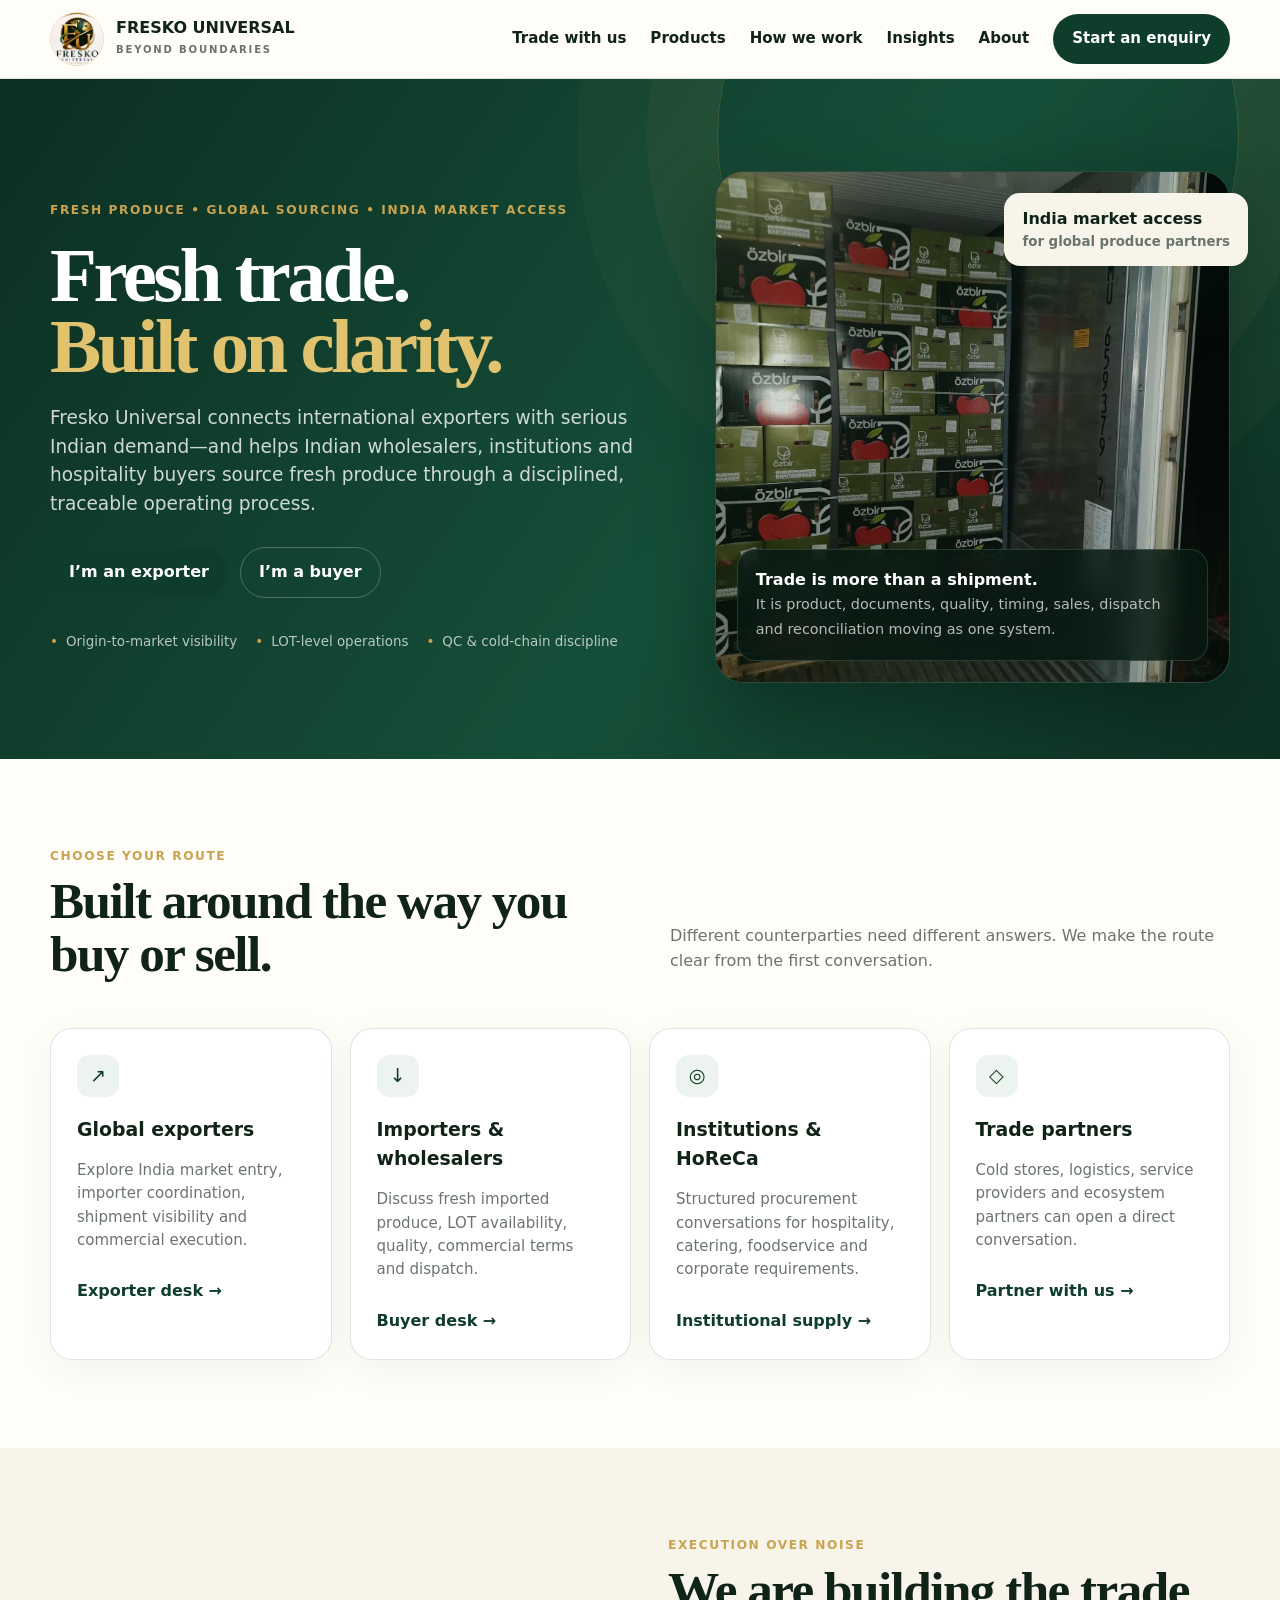
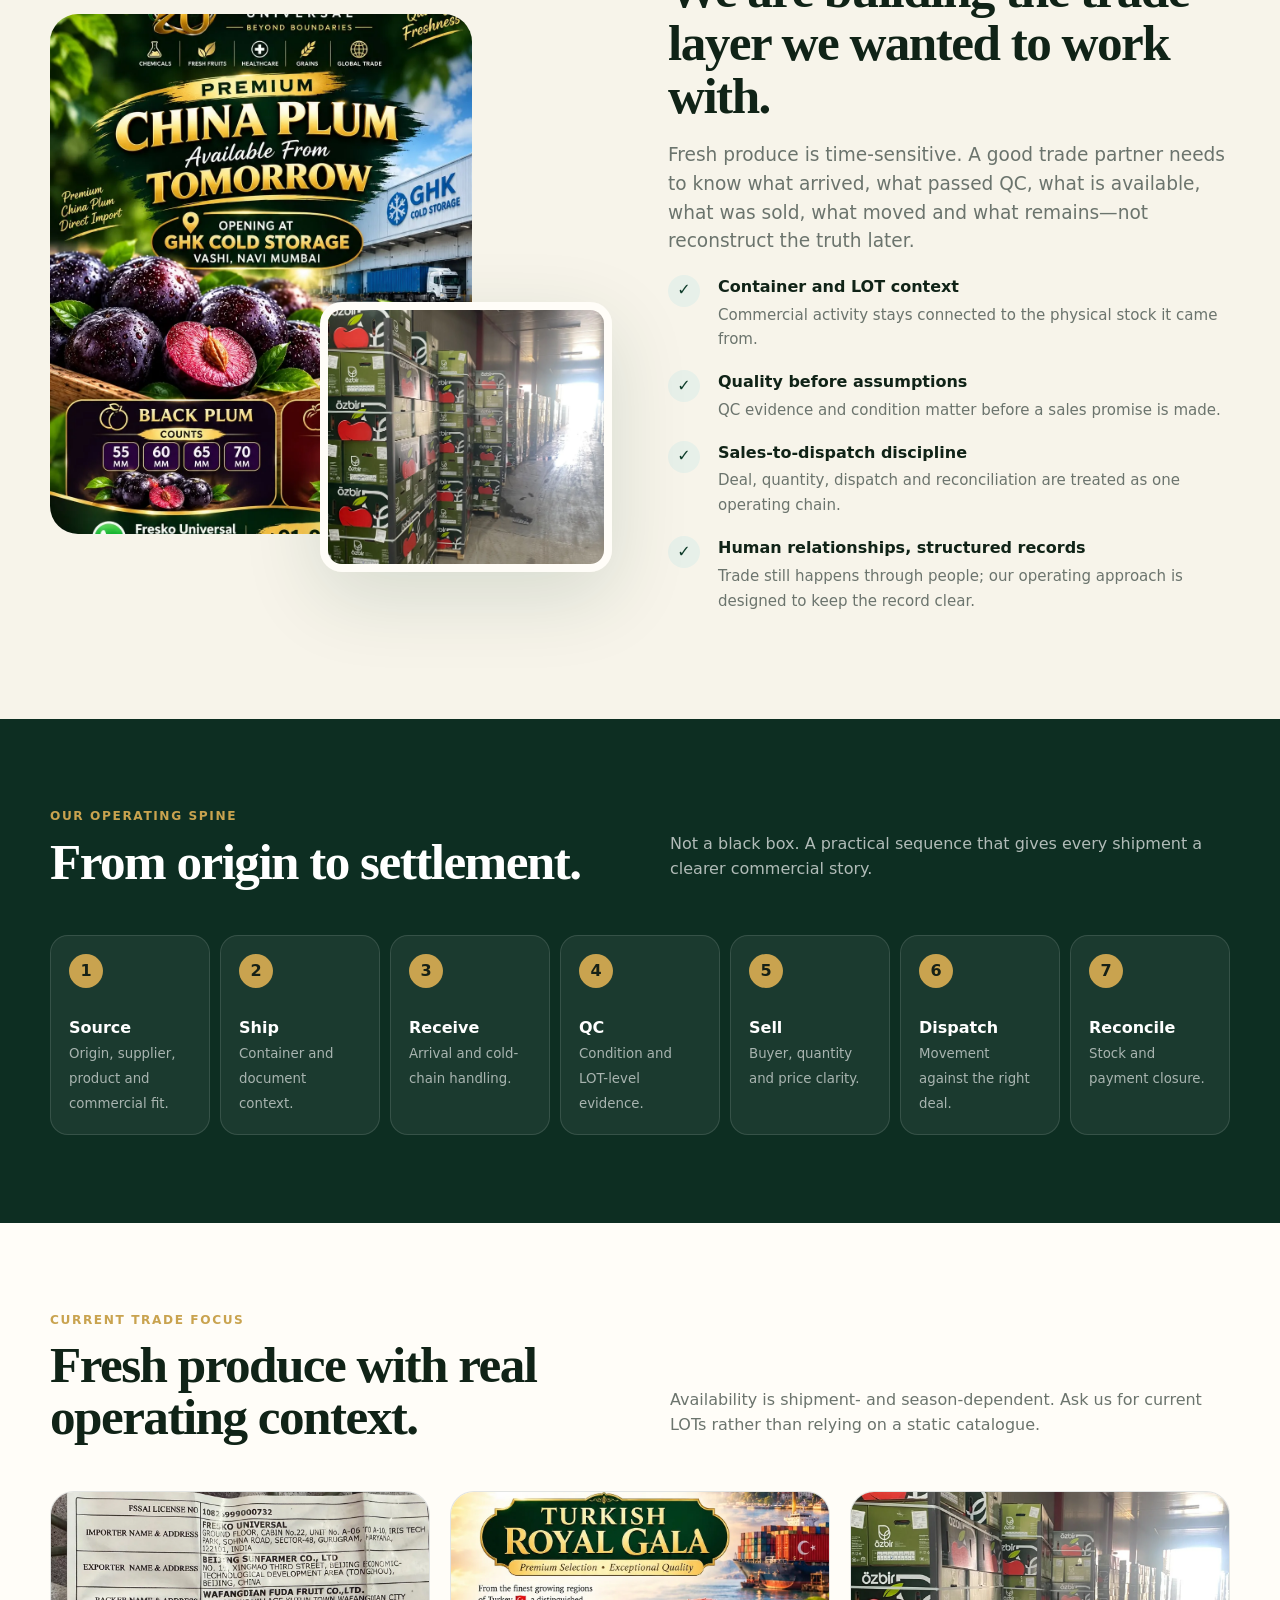
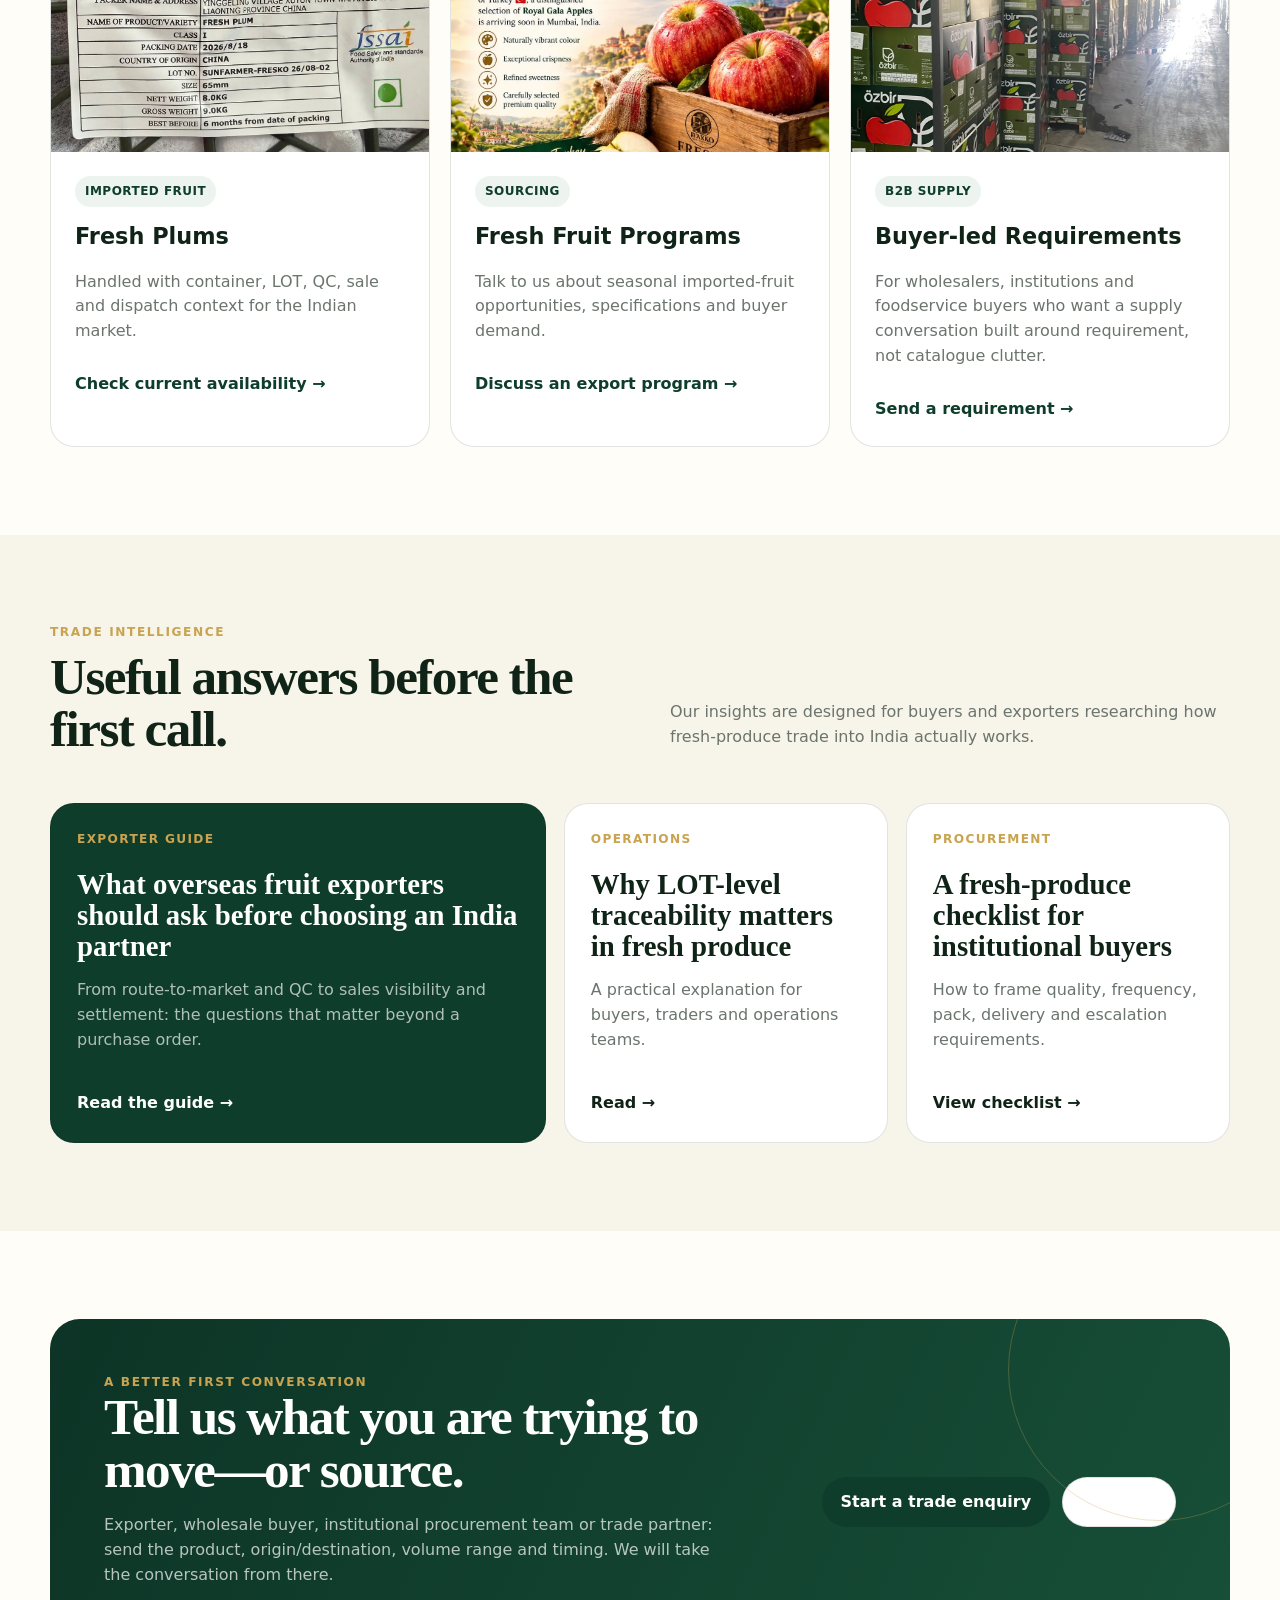
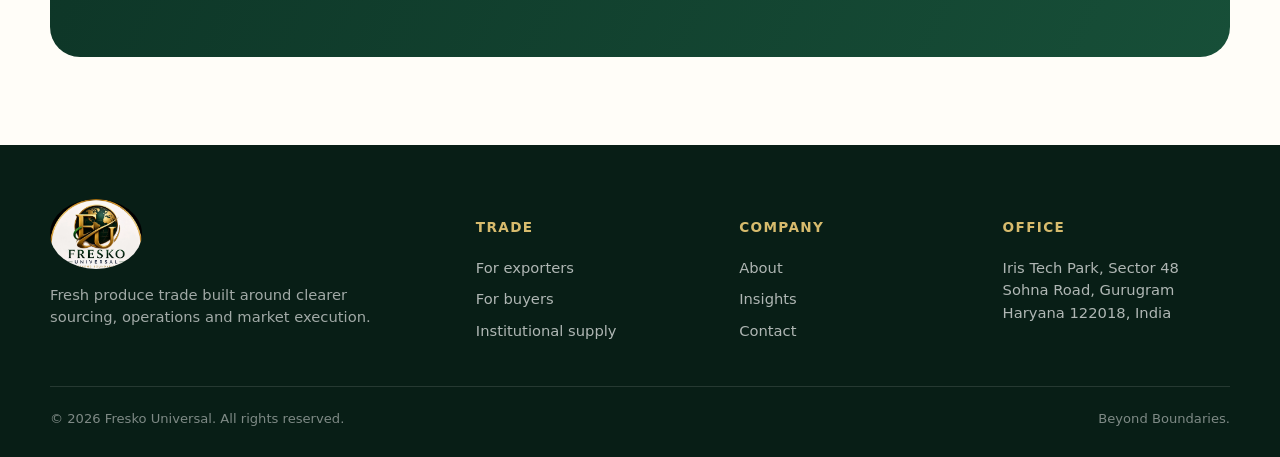
<file: index.html>
<!doctype html><html lang="en"><head><meta charset="utf-8"><meta name="viewport" content="width=device-width,initial-scale=1"><title>Fresko Universal | Fresh Produce Trade, Sourcing & Supply in India</title><meta name="description" content="Fresko Universal connects global fresh-produce exporters with Indian wholesale, institutional and hospitality buyers through disciplined sourcing, QC, cold-chain and lot-level trade operations."><link rel="canonical" href="https://freskouniversal.com/"><link rel="icon" href="assets/img/favicon.png"><link rel="stylesheet" href="assets/style.css"><meta property="og:title" content="Fresko Universal — Beyond Boundaries"><meta property="og:description" content="A modern fresh-produce trade partner for global exporters and Indian buyers."><meta property="og:type" content="website"><script type="application/ld+json">{"@context":"https://schema.org","@type":"Organization","name":"Fresko Universal","slogan":"Beyond Boundaries","address":{"@type":"PostalAddress","streetAddress":"Iris Tech Park, Sector 48, Sohna Road","addressLocality":"Gurugram","addressRegion":"Haryana","postalCode":"122018","addressCountry":"IN"},"email":"freskouniversal@zohomail.com"}</script></head><body>
<header class="site-header"><div class="wrap nav"><a class="brand" href="/"><img src="assets/img/logo.webp" alt="Fresko Universal logo"><div><span>FRESKO UNIVERSAL</span><small>BEYOND BOUNDARIES</small></div></a><nav class="navlinks"><a href="#trade">Trade with us</a><a href="#products">Products</a><a href="#operations">How we work</a><a href="insights.html">Insights</a><a href="about.html">About</a><a class="nav-cta" href="contact.html">Start an enquiry</a></nav><button class="menu" aria-label="Menu">☰</button></div></header>
<main><section class="hero"><div class="wrap hero-grid"><div><div class="eyebrow">Fresh produce • Global sourcing • India market access</div><h1>Fresh trade.<br><em>Built on clarity.</em></h1><p class="lead">Fresko Universal connects international exporters with serious Indian demand—and helps Indian wholesalers, institutions and hospitality buyers source fresh produce through a disciplined, traceable operating process.</p><div class="actions"><a class="btn primary" href="exporters.html">I’m an exporter</a><a class="btn secondary" href="buyers.html">I’m a buyer</a></div><div class="trustline"><span>Origin-to-market visibility</span><span>LOT-level operations</span><span>QC & cold-chain discipline</span></div></div><div class="visual"><div class="hero-card"><img src="assets/img/container.webp" alt="Fresh produce container handled by Fresko Universal"><div class="caption"><strong>Trade is more than a shipment.</strong><span>It is product, documents, quality, timing, sales, dispatch and reconciliation moving as one system.</span></div></div><div class="float-badge">India market access<small>for global produce partners</small></div></div></div></section>
<section class="section" id="trade"><div class="wrap"><div class="section-head"><div><div class="eyebrow">Choose your route</div><h2>Built around the way you buy or sell.</h2></div><p>Different counterparties need different answers. We make the route clear from the first conversation.</p></div><div class="audience-grid"><a class="audience" href="exporters.html"><div class="icon">↗</div><b>Global exporters</b><p>Explore India market entry, importer coordination, shipment visibility and commercial execution.</p><span class="arrow">Exporter desk →</span></a><a class="audience" href="buyers.html"><div class="icon">↓</div><b>Importers & wholesalers</b><p>Discuss fresh imported produce, LOT availability, quality, commercial terms and dispatch.</p><span class="arrow">Buyer desk →</span></a><a class="audience" href="institutional.html"><div class="icon">◎</div><b>Institutions & HoReCa</b><p>Structured procurement conversations for hospitality, catering, foodservice and corporate requirements.</p><span class="arrow">Institutional supply →</span></a><a class="audience" href="contact.html"><div class="icon">◇</div><b>Trade partners</b><p>Cold stores, logistics, service providers and ecosystem partners can open a direct conversation.</p><span class="arrow">Partner with us →</span></a></div></div></section>
<section class="section alt" id="operations"><div class="wrap proof"><div class="photo-stack"><img class="one" src="assets/img/plumposter.webp" alt="Imported plums"><img class="two" src="assets/img/coldstore.webp" alt="Fresh produce in cold storage"></div><div><div class="eyebrow">Execution over noise</div><h2>We are building the trade layer we wanted to work with.</h2><p class="lead" style="color:var(--muted)">Fresh produce is time-sensitive. A good trade partner needs to know what arrived, what passed QC, what is available, what was sold, what moved and what remains—not reconstruct the truth later.</p><div class="checkline"><i>✓</i><div><b>Container and LOT context</b><span>Commercial activity stays connected to the physical stock it came from.</span></div></div><div class="checkline"><i>✓</i><div><b>Quality before assumptions</b><span>QC evidence and condition matter before a sales promise is made.</span></div></div><div class="checkline"><i>✓</i><div><b>Sales-to-dispatch discipline</b><span>Deal, quantity, dispatch and reconciliation are treated as one operating chain.</span></div></div><div class="checkline"><i>✓</i><div><b>Human relationships, structured records</b><span>Trade still happens through people; our operating approach is designed to keep the record clear.</span></div></div></div></div></section>
<section class="section dark"><div class="wrap"><div class="section-head"><div><div class="eyebrow">Our operating spine</div><h2>From origin to settlement.</h2></div><p>Not a black box. A practical sequence that gives every shipment a clearer commercial story.</p></div><div class="flow"><div class="step"><span>1</span><b>Source</b><small>Origin, supplier, product and commercial fit.</small></div><div class="step"><span>2</span><b>Ship</b><small>Container and document context.</small></div><div class="step"><span>3</span><b>Receive</b><small>Arrival and cold-chain handling.</small></div><div class="step"><span>4</span><b>QC</b><small>Condition and LOT-level evidence.</small></div><div class="step"><span>5</span><b>Sell</b><small>Buyer, quantity and price clarity.</small></div><div class="step"><span>6</span><b>Dispatch</b><small>Movement against the right deal.</small></div><div class="step"><span>7</span><b>Reconcile</b><small>Stock and payment closure.</small></div></div></div></section>
<section class="section" id="products"><div class="wrap"><div class="section-head"><div><div class="eyebrow">Current trade focus</div><h2>Fresh produce with real operating context.</h2></div><p>Availability is shipment- and season-dependent. Ask us for current LOTs rather than relying on a static catalogue.</p></div><div class="products"><div class="product"><div class="img"><img src="assets/img/plumlabel.webp" alt="Fresh imported plums"></div><div class="body"><span class="tag">IMPORTED FRUIT</span><h3>Fresh Plums</h3><p>Handled with container, LOT, QC, sale and dispatch context for the Indian market.</p><a class="arrow" href="contact.html">Check current availability →</a></div></div><div class="product"><div class="img"><img src="assets/img/appleposter.webp" alt="Fresh apples"></div><div class="body"><span class="tag">SOURCING</span><h3>Fresh Fruit Programs</h3><p>Talk to us about seasonal imported-fruit opportunities, specifications and buyer demand.</p><a class="arrow" href="exporters.html">Discuss an export program →</a></div></div><div class="product"><div class="img"><img src="assets/img/coldstore.webp" alt="Cold chain produce handling"></div><div class="body"><span class="tag">B2B SUPPLY</span><h3>Buyer-led Requirements</h3><p>For wholesalers, institutions and foodservice buyers who want a supply conversation built around requirement, not catalogue clutter.</p><a class="arrow" href="buyers.html">Send a requirement →</a></div></div></div></div></section>
<section class="section alt"><div class="wrap"><div class="section-head"><div><div class="eyebrow">Trade intelligence</div><h2>Useful answers before the first call.</h2></div><p>Our insights are designed for buyers and exporters researching how fresh-produce trade into India actually works.</p></div><div class="insights"><article class="story featured"><div><div class="meta">Exporter guide</div><h3>What overseas fruit exporters should ask before choosing an India partner</h3><p>From route-to-market and QC to sales visibility and settlement: the questions that matter beyond a purchase order.</p></div><a href="insight-exporters-india.html">Read the guide →</a></article><article class="story"><div><div class="meta">Operations</div><h3>Why LOT-level traceability matters in fresh produce</h3><p>A practical explanation for buyers, traders and operations teams.</p></div><a href="insight-lot-traceability.html">Read →</a></article><article class="story"><div><div class="meta">Procurement</div><h3>A fresh-produce checklist for institutional buyers</h3><p>How to frame quality, frequency, pack, delivery and escalation requirements.</p></div><a href="institutional.html#checklist">View checklist →</a></article></div></div></section>
<section class="section"><div class="wrap cta"><div><div class="eyebrow">A better first conversation</div><h2>Tell us what you are trying to move—or source.</h2><p>Exporter, wholesale buyer, institutional procurement team or trade partner: send the product, origin/destination, volume range and timing. We will take the conversation from there.</p></div><div class="actions"><a class="btn primary" href="contact.html">Start a trade enquiry</a><a class="btn secondary" href="mailto:freskouniversal@zohomail.com">Email us</a></div></div></section></main>
<footer class="footer"><div class="wrap"><div class="footer-grid"><div class="footer-brand"><img src="assets/img/logo.webp" alt="Fresko Universal"><p>Fresh produce trade built around clearer sourcing, operations and market execution.</p></div><div><h4>Trade</h4><a href="exporters.html">For exporters</a><a href="buyers.html">For buyers</a><a href="institutional.html">Institutional supply</a></div><div><h4>Company</h4><a href="about.html">About</a><a href="insights.html">Insights</a><a href="contact.html">Contact</a></div><div><h4>Office</h4><a href="contact.html">Iris Tech Park, Sector 48<br>Sohna Road, Gurugram<br>Haryana 122018, India</a></div></div><div class="fine"><span>© <span data-year></span> Fresko Universal. All rights reserved.</span><span>Beyond Boundaries.</span></div></div></footer><script src="assets/site.js"></script></body></html>
</file>
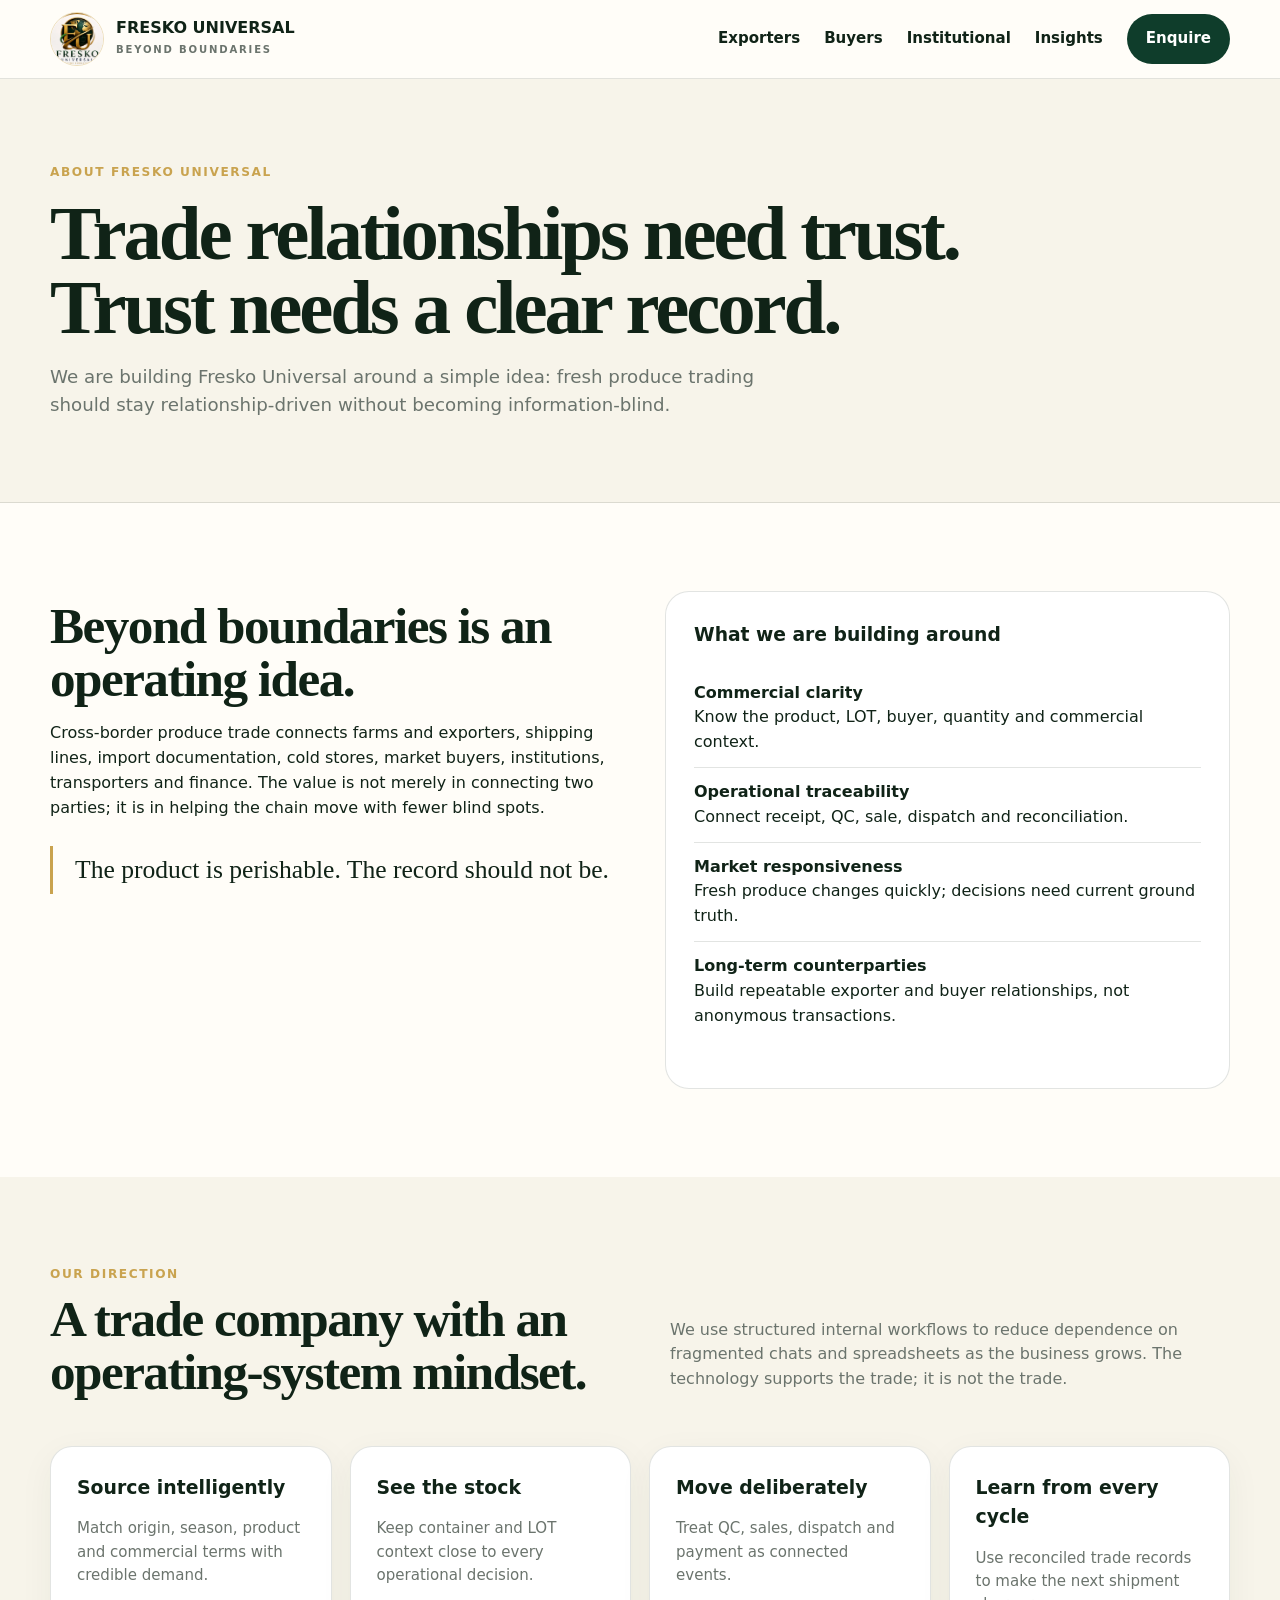
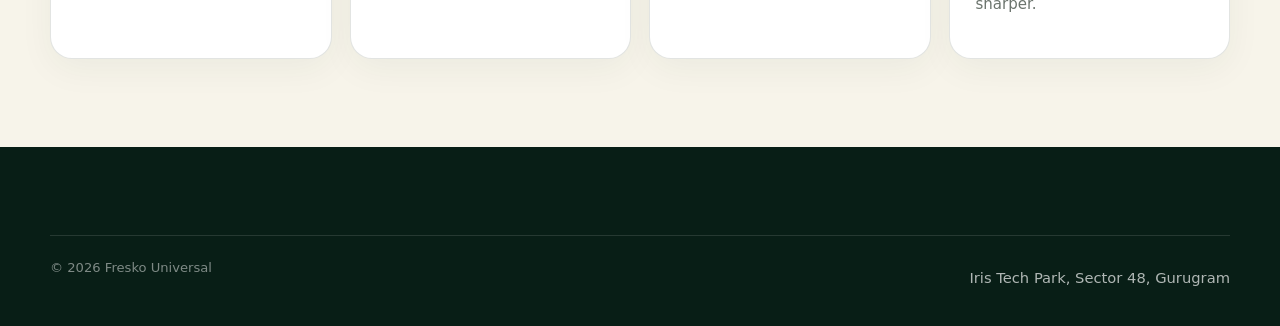
<file: about.html>
<!doctype html><html lang="en"><head><meta charset="utf-8"><meta name="viewport" content="width=device-width,initial-scale=1"><title>About Fresko Universal | Fresh Produce Trade</title><meta name="description" content="Fresko Universal is building a clearer, more accountable fresh-produce trade operation connecting global supply with Indian demand."><link rel="stylesheet" href="assets/style.css"><link rel="icon" href="assets/img/favicon.png"></head><body><header class="site-header"><div class="wrap nav"><a class="brand" href="index.html"><img src="assets/img/logo.webp"><div><span>FRESKO UNIVERSAL</span><small>BEYOND BOUNDARIES</small></div></a><nav class="navlinks"><a href="exporters.html">Exporters</a><a href="buyers.html">Buyers</a><a href="institutional.html">Institutional</a><a href="insights.html">Insights</a><a class="nav-cta" href="contact.html">Enquire</a></nav><button class="menu">☰</button></div></header><main><section class="page-hero"><div class="wrap"><div class="eyebrow">About Fresko Universal</div><h1>Trade relationships need trust.<br>Trust needs a clear record.</h1><p>We are building Fresko Universal around a simple idea: fresh produce trading should stay relationship-driven without becoming information-blind.</p></div></section><section class="section"><div class="wrap split"><div><h2>Beyond boundaries is an operating idea.</h2><p>Cross-border produce trade connects farms and exporters, shipping lines, import documentation, cold stores, market buyers, institutions, transporters and finance. The value is not merely in connecting two parties; it is in helping the chain move with fewer blind spots.</p><p class="quote">The product is perishable. The record should not be.</p></div><div class="panel"><h3>What we are building around</h3><ul class="plain-list"><li><b>Commercial clarity</b><br>Know the product, LOT, buyer, quantity and commercial context.</li><li><b>Operational traceability</b><br>Connect receipt, QC, sale, dispatch and reconciliation.</li><li><b>Market responsiveness</b><br>Fresh produce changes quickly; decisions need current ground truth.</li><li><b>Long-term counterparties</b><br>Build repeatable exporter and buyer relationships, not anonymous transactions.</li></ul></div></div></section><section class="section alt"><div class="wrap"><div class="section-head"><div><div class="eyebrow">Our direction</div><h2>A trade company with an operating-system mindset.</h2></div><p>We use structured internal workflows to reduce dependence on fragmented chats and spreadsheets as the business grows. The technology supports the trade; it is not the trade.</p></div><div class="card-grid"><div class="card"><h3>Source intelligently</h3><p>Match origin, season, product and commercial terms with credible demand.</p></div><div class="card"><h3>See the stock</h3><p>Keep container and LOT context close to every operational decision.</p></div><div class="card"><h3>Move deliberately</h3><p>Treat QC, sales, dispatch and payment as connected events.</p></div><div class="card"><h3>Learn from every cycle</h3><p>Use reconciled trade records to make the next shipment sharper.</p></div></div></div></section></main><footer class="footer"><div class="wrap"><div class="fine"><span>© <span data-year></span> Fresko Universal</span><a href="contact.html">Iris Tech Park, Sector 48, Gurugram</a></div></div></footer><script src="assets/site.js"></script></body></html>
</file>
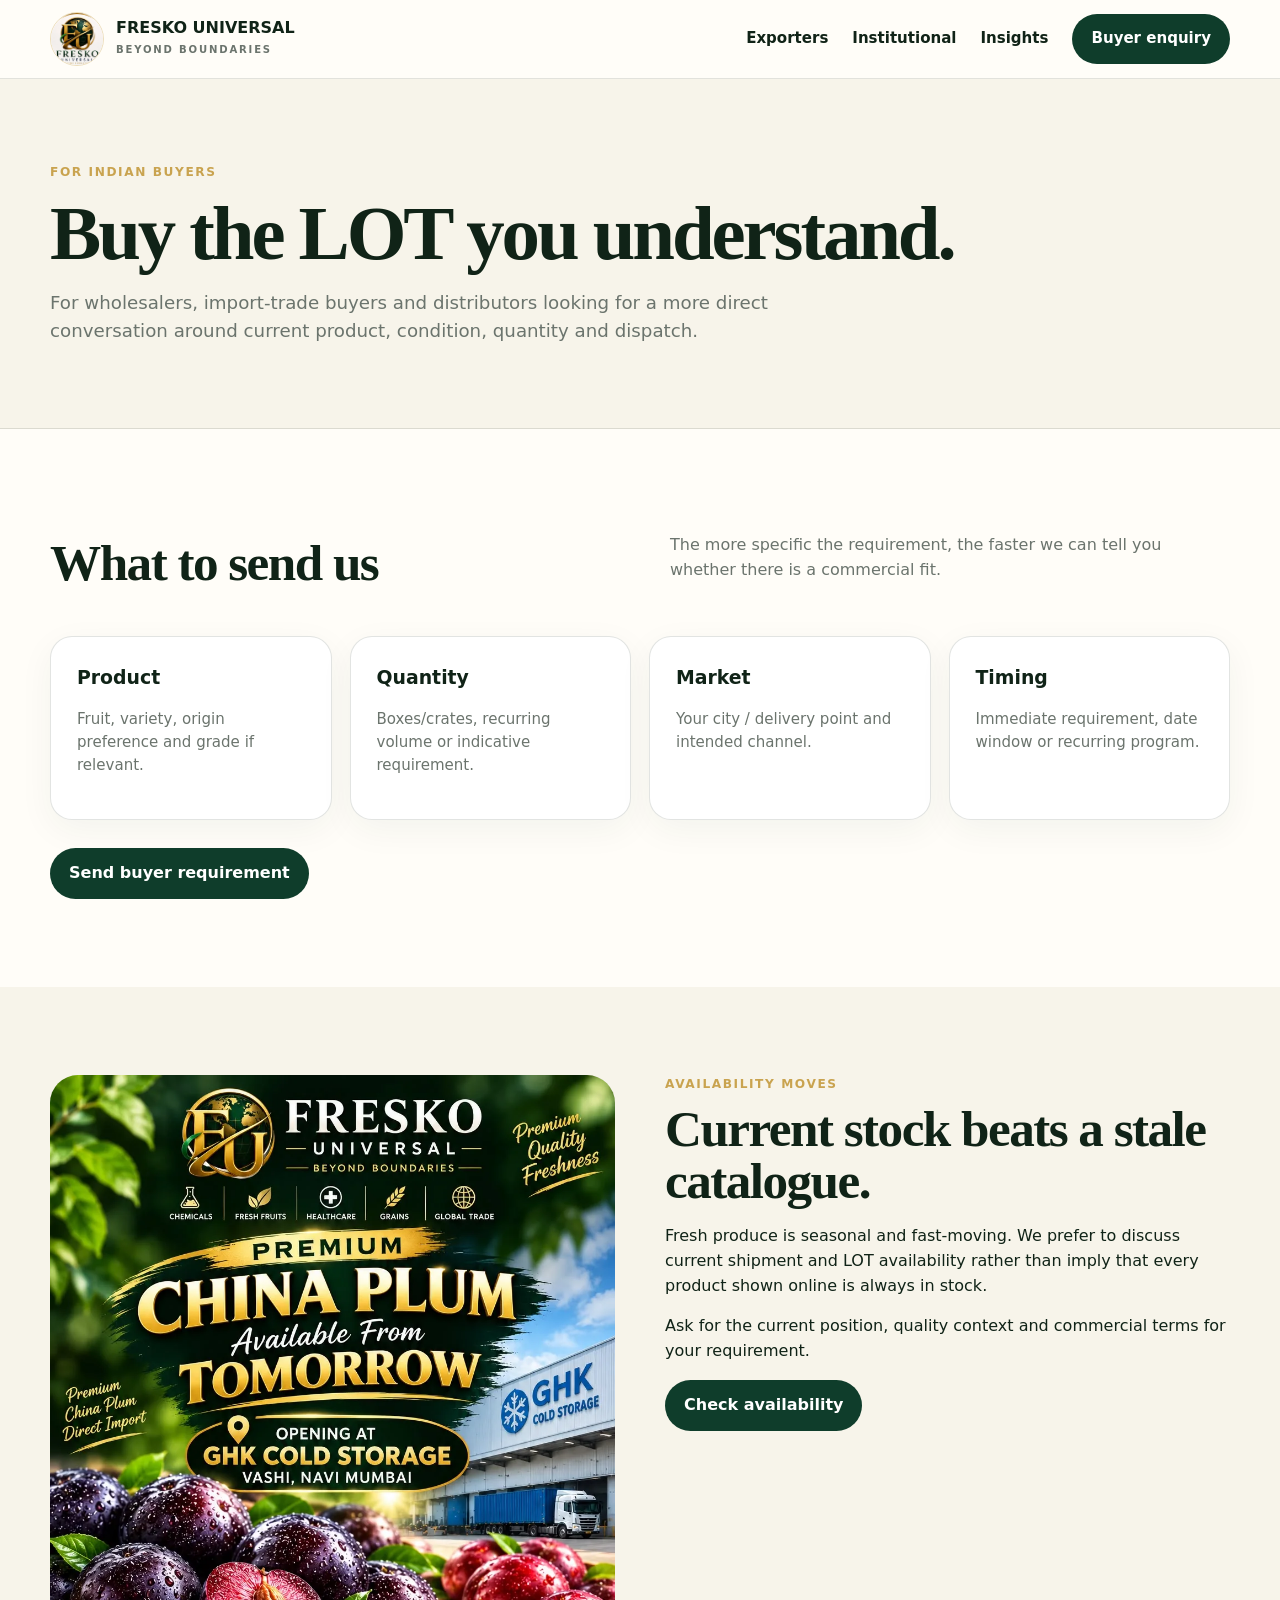
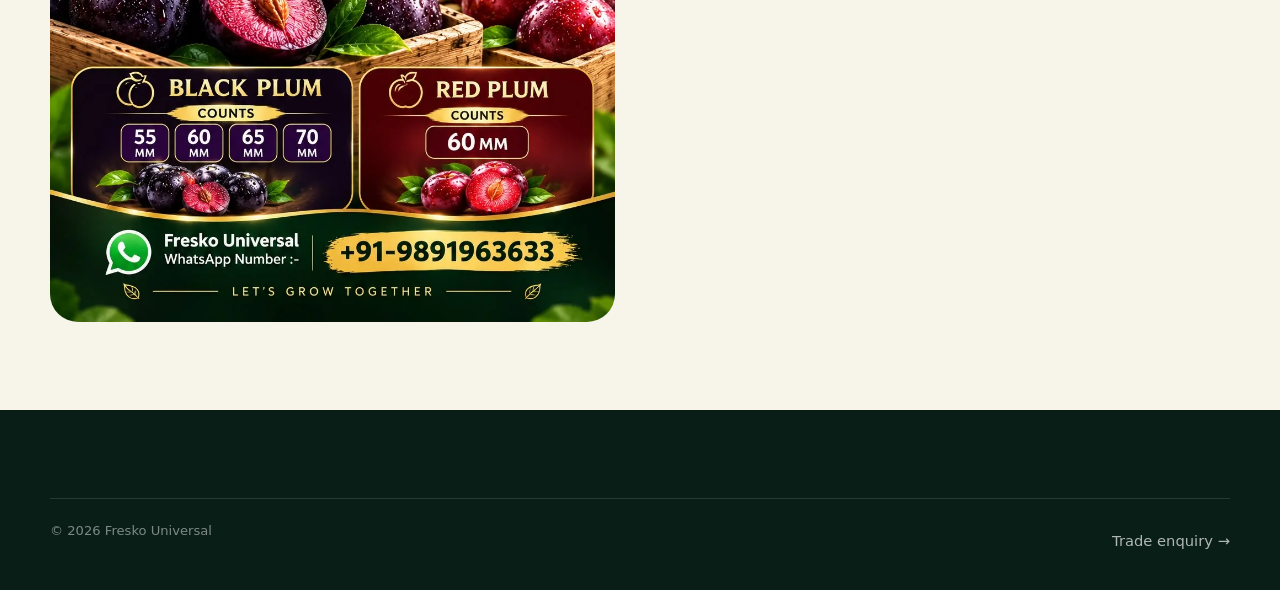
<file: buyers.html>
<!doctype html><html lang="en"><head><meta charset="utf-8"><meta name="viewport" content="width=device-width,initial-scale=1"><title>Imported Fresh Fruit Supplier India | Fresko Universal</title><meta name="description" content="For Indian wholesale and trade buyers seeking imported fresh fruit: current availability, LOT context, QC, commercial discussion and dispatch through Fresko Universal."><link rel="stylesheet" href="assets/style.css"></head><body><header class="site-header"><div class="wrap nav"><a class="brand" href="index.html"><img src="assets/img/logo.webp"><div><span>FRESKO UNIVERSAL</span><small>BEYOND BOUNDARIES</small></div></a><nav class="navlinks"><a href="exporters.html">Exporters</a><a href="institutional.html">Institutional</a><a href="insights.html">Insights</a><a class="nav-cta" href="contact.html">Buyer enquiry</a></nav><button class="menu">☰</button></div></header><main><section class="page-hero"><div class="wrap"><div class="eyebrow">For Indian buyers</div><h1>Buy the LOT you understand.</h1><p>For wholesalers, import-trade buyers and distributors looking for a more direct conversation around current product, condition, quantity and dispatch.</p></div></section><section class="section"><div class="wrap"><div class="section-head"><div><h2>What to send us</h2></div><p>The more specific the requirement, the faster we can tell you whether there is a commercial fit.</p></div><div class="card-grid"><div class="card"><h3>Product</h3><p>Fruit, variety, origin preference and grade if relevant.</p></div><div class="card"><h3>Quantity</h3><p>Boxes/crates, recurring volume or indicative requirement.</p></div><div class="card"><h3>Market</h3><p>Your city / delivery point and intended channel.</p></div><div class="card"><h3>Timing</h3><p>Immediate requirement, date window or recurring program.</p></div></div><div class="actions"><a class="btn primary" href="contact.html">Send buyer requirement</a></div></div></section><section class="section alt"><div class="wrap split"><div><img src="assets/img/plumposter.webp" style="border-radius:28px" alt="Imported fresh plums"></div><div><div class="eyebrow">Availability moves</div><h2>Current stock beats a stale catalogue.</h2><p>Fresh produce is seasonal and fast-moving. We prefer to discuss current shipment and LOT availability rather than imply that every product shown online is always in stock.</p><p>Ask for the current position, quality context and commercial terms for your requirement.</p><a class="btn primary" href="contact.html">Check availability</a></div></div></section></main><footer class="footer"><div class="wrap"><div class="fine"><span>© <span data-year></span> Fresko Universal</span><a href="contact.html">Trade enquiry →</a></div></div></footer><script src="assets/site.js"></script></body></html>
</file>
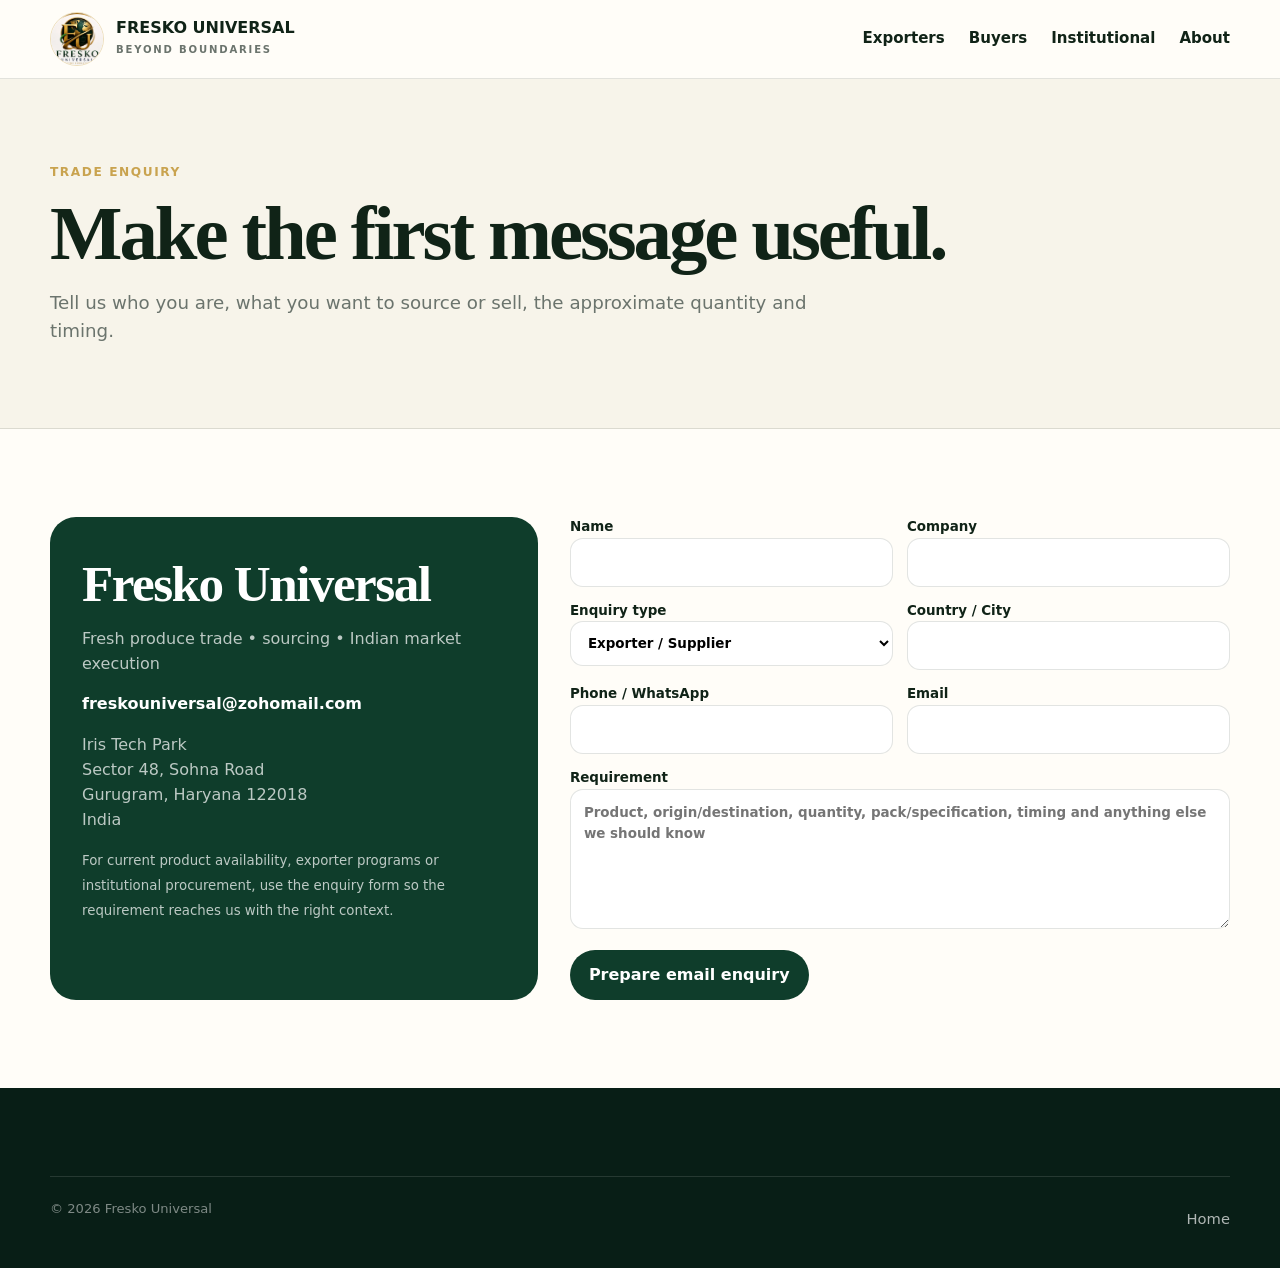
<file: contact.html>
<!doctype html><html lang="en"><head><meta charset="utf-8"><meta name="viewport" content="width=device-width,initial-scale=1"><title>Contact Fresko Universal | Trade Enquiry</title><meta name="description" content="Contact Fresko Universal in Gurugram for exporter, buyer, institutional procurement and fresh-produce trade enquiries."><link rel="stylesheet" href="assets/style.css"></head><body><header class="site-header"><div class="wrap nav"><a class="brand" href="index.html"><img src="assets/img/logo.webp"><div><span>FRESKO UNIVERSAL</span><small>BEYOND BOUNDARIES</small></div></a><nav class="navlinks"><a href="exporters.html">Exporters</a><a href="buyers.html">Buyers</a><a href="institutional.html">Institutional</a><a href="about.html">About</a></nav><button class="menu">☰</button></div></header><main><section class="page-hero"><div class="wrap"><div class="eyebrow">Trade enquiry</div><h1>Make the first message useful.</h1><p>Tell us who you are, what you want to source or sell, the approximate quantity and timing.</p></div></section><section class="section"><div class="wrap contact-grid"><aside class="contact-card"><h2>Fresko Universal</h2><p>Fresh produce trade • sourcing • Indian market execution</p><a href="mailto:freskouniversal@zohomail.com">freskouniversal@zohomail.com</a><p>Iris Tech Park<br>Sector 48, Sohna Road<br>Gurugram, Haryana 122018<br>India</p><p><small>For current product availability, exporter programs or institutional procurement, use the enquiry form so the requirement reaches us with the right context.</small></p></aside><form class="form" id="lead-form"><label>Name<input name="name" required></label><label>Company<input name="company"></label><label>Enquiry type<select name="type"><option>Exporter / Supplier</option><option>Indian Buyer / Wholesaler</option><option>Institutional / HoReCa</option><option>Trade Partner</option><option>General</option></select></label><label>Country / City<input name="location"></label><label>Phone / WhatsApp<input name="phone"></label><label>Email<input name="email" type="email"></label><label class="full">Requirement<textarea name="message" placeholder="Product, origin/destination, quantity, pack/specification, timing and anything else we should know"></textarea></label><div class="full"><button class="btn primary" type="submit">Prepare email enquiry</button></div></form></div></section></main><footer class="footer"><div class="wrap"><div class="fine"><span>© <span data-year></span> Fresko Universal</span><a href="index.html">Home</a></div></div></footer><script src="assets/site.js"></script></body></html>
</file>
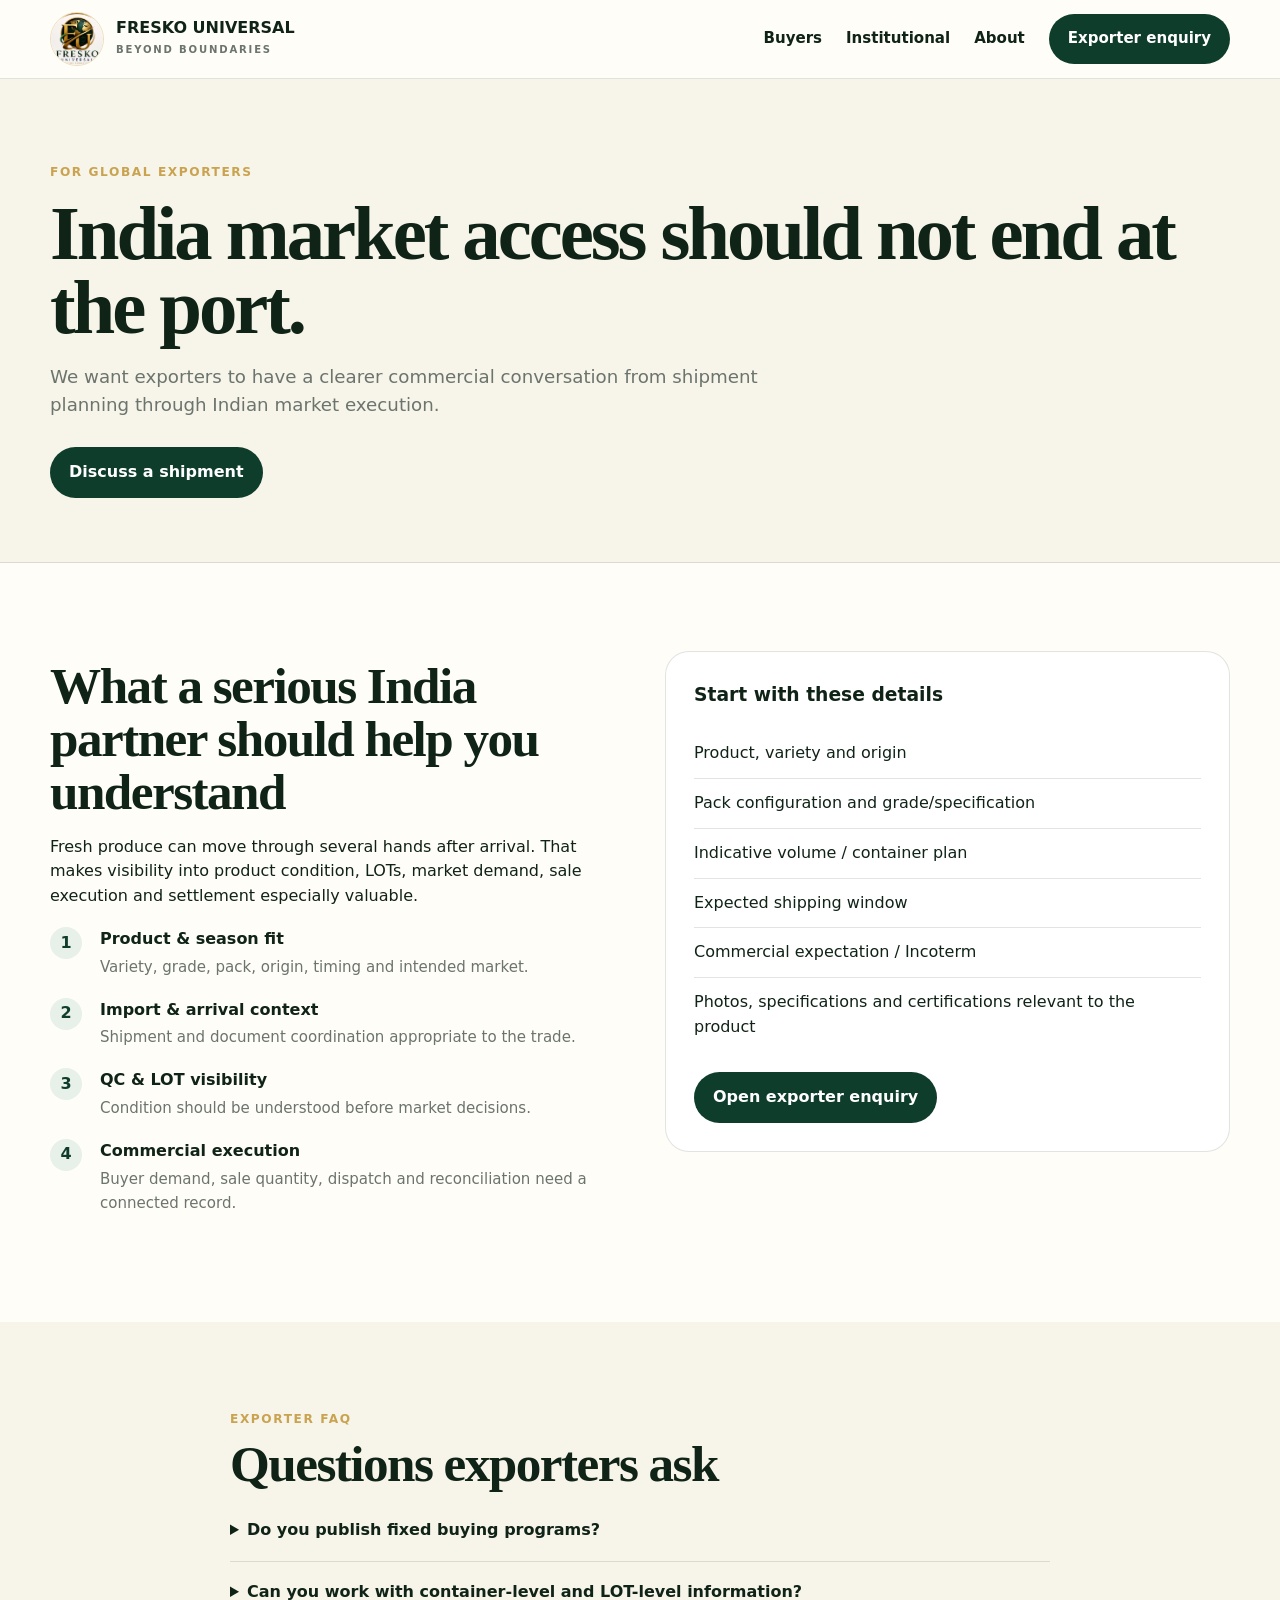
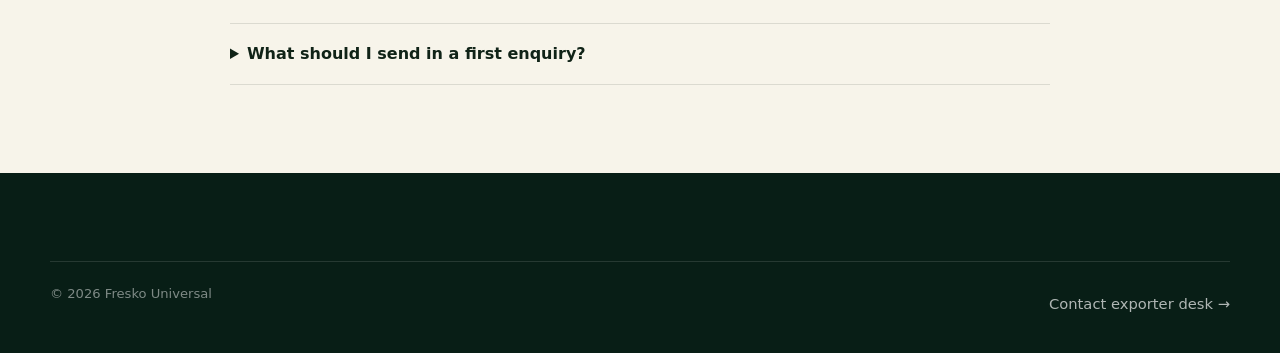
<file: exporters.html>
<!doctype html><html lang="en"><head><meta charset="utf-8"><meta name="viewport" content="width=device-width,initial-scale=1"><title>Export Fresh Fruit to India | Fresko Universal</title><meta name="description" content="For overseas fresh-fruit exporters exploring India: market conversations, importer coordination, QC visibility, LOT-level sales operations and reconciliation with Fresko Universal."><link rel="stylesheet" href="assets/style.css"></head><body><header class="site-header"><div class="wrap nav"><a class="brand" href="index.html"><img src="assets/img/logo.webp"><div><span>FRESKO UNIVERSAL</span><small>BEYOND BOUNDARIES</small></div></a><nav class="navlinks"><a href="buyers.html">Buyers</a><a href="institutional.html">Institutional</a><a href="about.html">About</a><a class="nav-cta" href="contact.html">Exporter enquiry</a></nav><button class="menu">☰</button></div></header><main><section class="page-hero"><div class="wrap"><div class="eyebrow">For global exporters</div><h1>India market access should not end at the port.</h1><p>We want exporters to have a clearer commercial conversation from shipment planning through Indian market execution.</p><div class="actions"><a class="btn primary" href="contact.html">Discuss a shipment</a></div></div></section><section class="section"><div class="wrap split"><div><h2>What a serious India partner should help you understand</h2><p>Fresh produce can move through several hands after arrival. That makes visibility into product condition, LOTs, market demand, sale execution and settlement especially valuable.</p><div class="checkline"><i>1</i><div><b>Product & season fit</b><span>Variety, grade, pack, origin, timing and intended market.</span></div></div><div class="checkline"><i>2</i><div><b>Import & arrival context</b><span>Shipment and document coordination appropriate to the trade.</span></div></div><div class="checkline"><i>3</i><div><b>QC & LOT visibility</b><span>Condition should be understood before market decisions.</span></div></div><div class="checkline"><i>4</i><div><b>Commercial execution</b><span>Buyer demand, sale quantity, dispatch and reconciliation need a connected record.</span></div></div></div><div class="panel"><h3>Start with these details</h3><ul class="plain-list"><li>Product, variety and origin</li><li>Pack configuration and grade/specification</li><li>Indicative volume / container plan</li><li>Expected shipping window</li><li>Commercial expectation / Incoterm</li><li>Photos, specifications and certifications relevant to the product</li></ul><a class="btn primary" href="contact.html">Open exporter enquiry</a></div></div></section><section class="section alt faq"><div class="narrow"><div class="eyebrow">Exporter FAQ</div><h2>Questions exporters ask</h2><details><summary>Do you publish fixed buying programs?</summary><p>Fresh-produce programs depend on season, product, quality, pricing and current Indian demand. Send the shipment or program details for a current discussion.</p></details><details><summary>Can you work with container-level and LOT-level information?</summary><p>Yes. Fresko Universal’s operating approach is designed around container and LOT context through QC, sales, dispatch and reconciliation.</p></details><details><summary>What should I send in a first enquiry?</summary><p>Product, origin, variety, grade, pack, volume, shipping window, commercial terms and supporting product/QC material are the best starting point.</p></details></div></section></main><footer class="footer"><div class="wrap"><div class="fine"><span>© <span data-year></span> Fresko Universal</span><a href="contact.html">Contact exporter desk →</a></div></div></footer><script src="assets/site.js"></script></body></html>
</file>
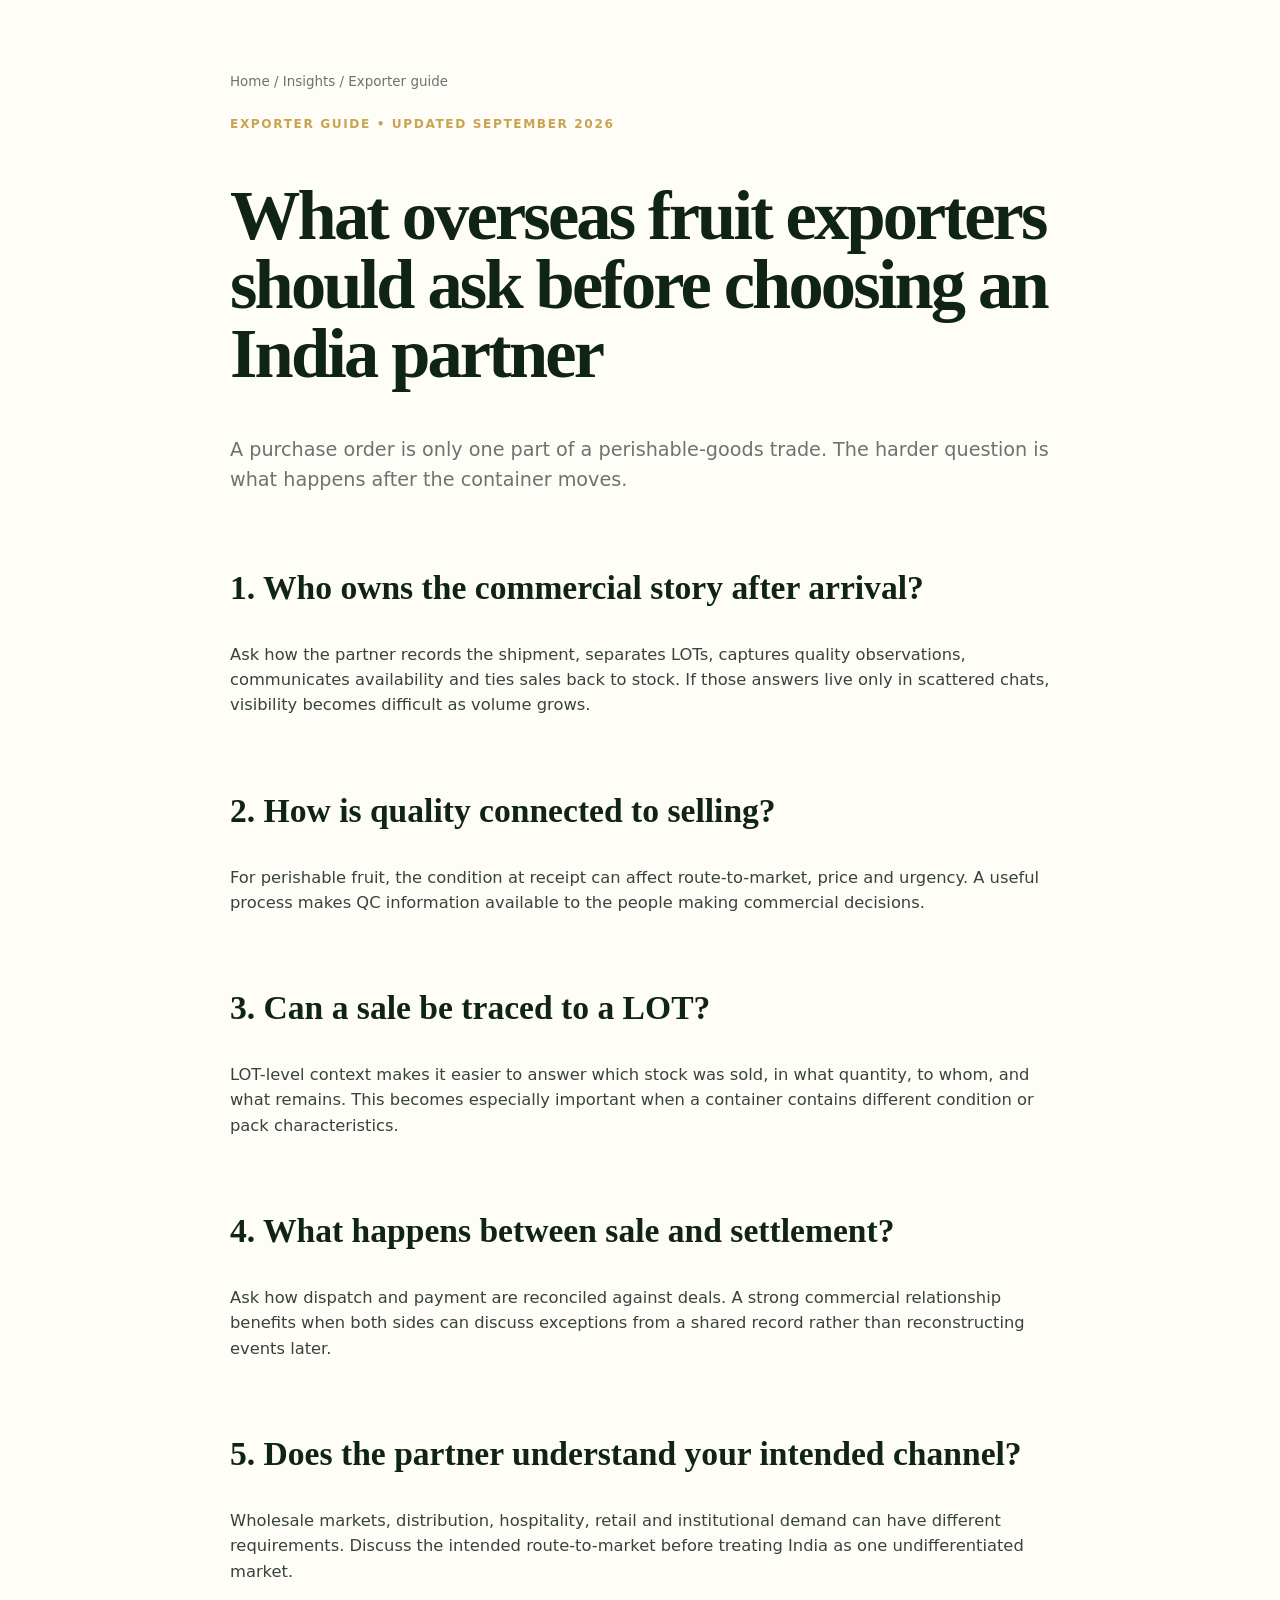
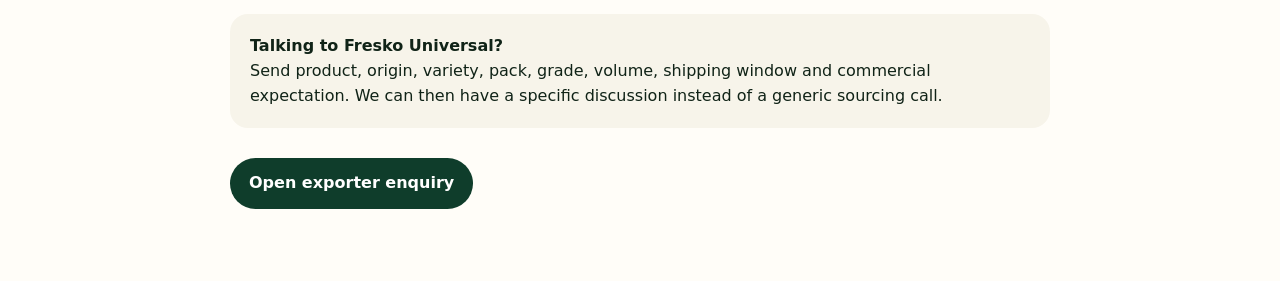
<file: insight-exporters-india.html>
<!doctype html><html lang="en"><head><meta charset="utf-8"><meta name="viewport" content="width=device-width,initial-scale=1"><title>Choosing a Fresh Fruit Import Partner in India | Fresko Universal</title><meta name="description" content="A practical checklist for overseas fresh-fruit exporters evaluating an importer or market partner in India."><link rel="stylesheet" href="assets/style.css"></head><body><main class="article"><div class="narrow"><div class="breadcrumbs"><a href="index.html">Home</a> / <a href="insights.html">Insights</a> / Exporter guide</div><div class="eyebrow">Exporter guide • Updated September 2026</div><h1>What overseas fruit exporters should ask before choosing an India partner</h1><p class="dek">A purchase order is only one part of a perishable-goods trade. The harder question is what happens after the container moves.</p><h2>1. Who owns the commercial story after arrival?</h2><p>Ask how the partner records the shipment, separates LOTs, captures quality observations, communicates availability and ties sales back to stock. If those answers live only in scattered chats, visibility becomes difficult as volume grows.</p><h2>2. How is quality connected to selling?</h2><p>For perishable fruit, the condition at receipt can affect route-to-market, price and urgency. A useful process makes QC information available to the people making commercial decisions.</p><h2>3. Can a sale be traced to a LOT?</h2><p>LOT-level context makes it easier to answer which stock was sold, in what quantity, to whom, and what remains. This becomes especially important when a container contains different condition or pack characteristics.</p><h2>4. What happens between sale and settlement?</h2><p>Ask how dispatch and payment are reconciled against deals. A strong commercial relationship benefits when both sides can discuss exceptions from a shared record rather than reconstructing events later.</p><h2>5. Does the partner understand your intended channel?</h2><p>Wholesale markets, distribution, hospitality, retail and institutional demand can have different requirements. Discuss the intended route-to-market before treating India as one undifferentiated market.</p><div class="note"><b>Talking to Fresko Universal?</b><br>Send product, origin, variety, pack, grade, volume, shipping window and commercial expectation. We can then have a specific discussion instead of a generic sourcing call.</div><a class="btn primary" href="contact.html">Open exporter enquiry</a></div></main></body></html>
</file>
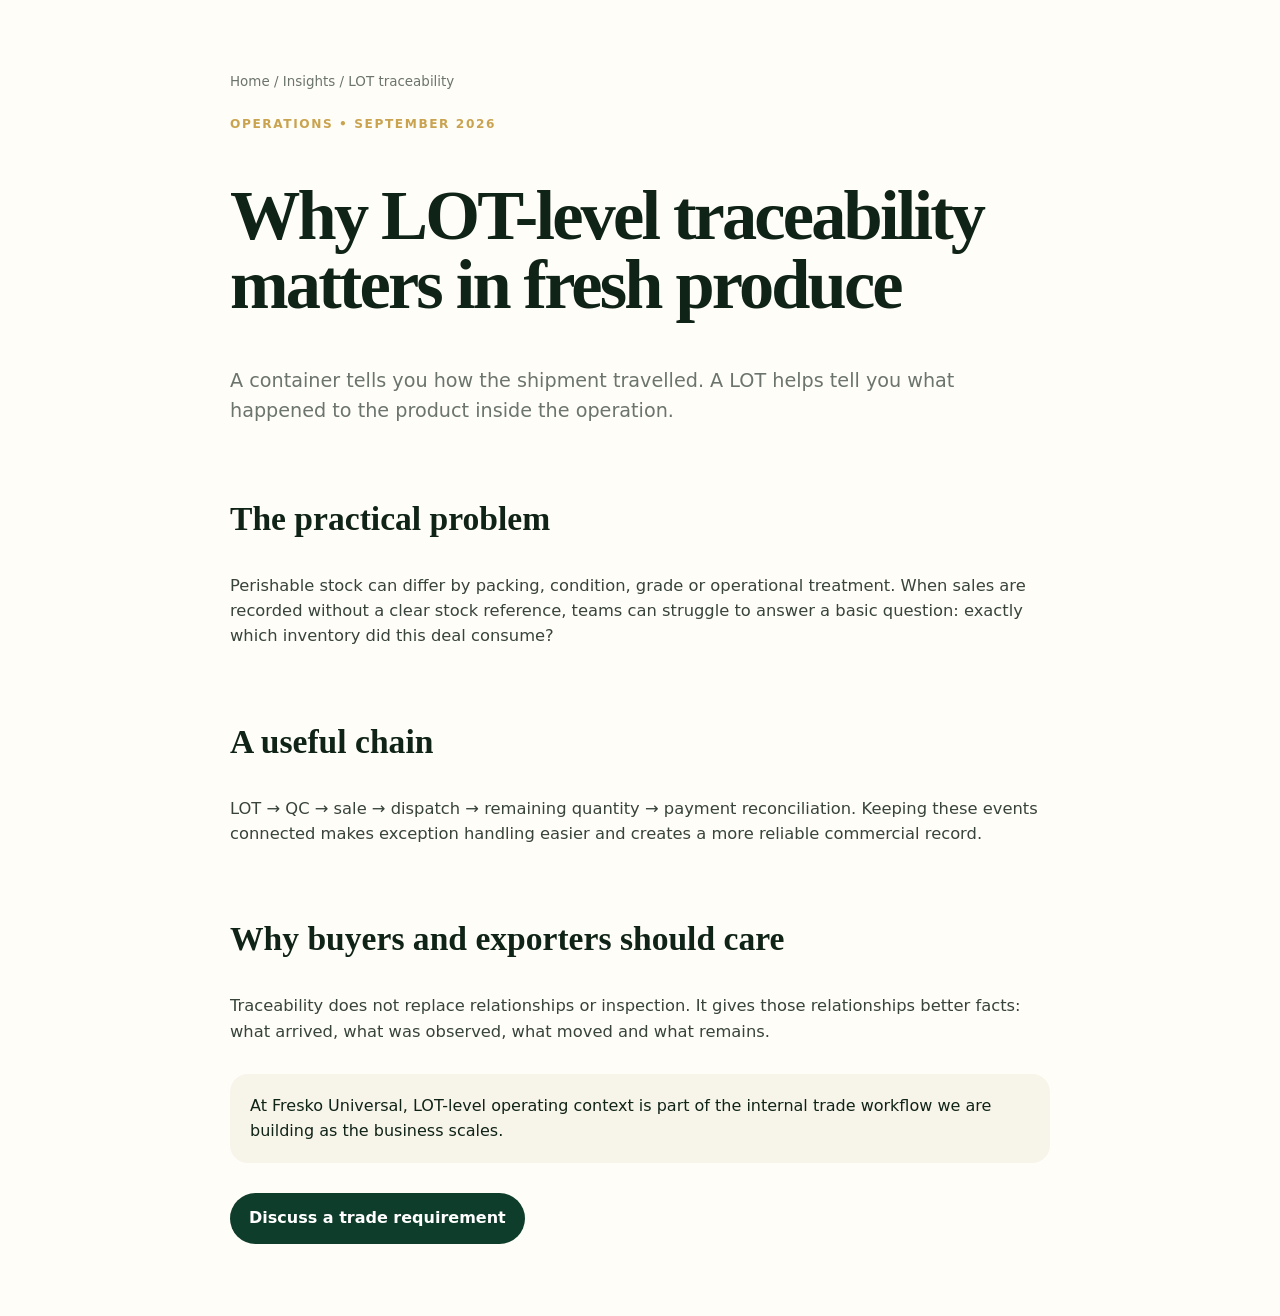
<file: insight-lot-traceability.html>
<!doctype html><html lang="en"><head><meta charset="utf-8"><meta name="viewport" content="width=device-width,initial-scale=1"><title>LOT-Level Traceability in Fresh Produce | Fresko Universal</title><meta name="description" content="A plain-language guide to why LOT-level traceability helps fresh produce traders connect QC, sales, dispatch and remaining stock."><link rel="stylesheet" href="assets/style.css"></head><body><main class="article"><div class="narrow"><div class="breadcrumbs"><a href="index.html">Home</a> / <a href="insights.html">Insights</a> / LOT traceability</div><div class="eyebrow">Operations • September 2026</div><h1>Why LOT-level traceability matters in fresh produce</h1><p class="dek">A container tells you how the shipment travelled. A LOT helps tell you what happened to the product inside the operation.</p><h2>The practical problem</h2><p>Perishable stock can differ by packing, condition, grade or operational treatment. When sales are recorded without a clear stock reference, teams can struggle to answer a basic question: exactly which inventory did this deal consume?</p><h2>A useful chain</h2><p>LOT → QC → sale → dispatch → remaining quantity → payment reconciliation. Keeping these events connected makes exception handling easier and creates a more reliable commercial record.</p><h2>Why buyers and exporters should care</h2><p>Traceability does not replace relationships or inspection. It gives those relationships better facts: what arrived, what was observed, what moved and what remains.</p><div class="note">At Fresko Universal, LOT-level operating context is part of the internal trade workflow we are building as the business scales.</div><a class="btn primary" href="contact.html">Discuss a trade requirement</a></div></main></body></html>
</file>
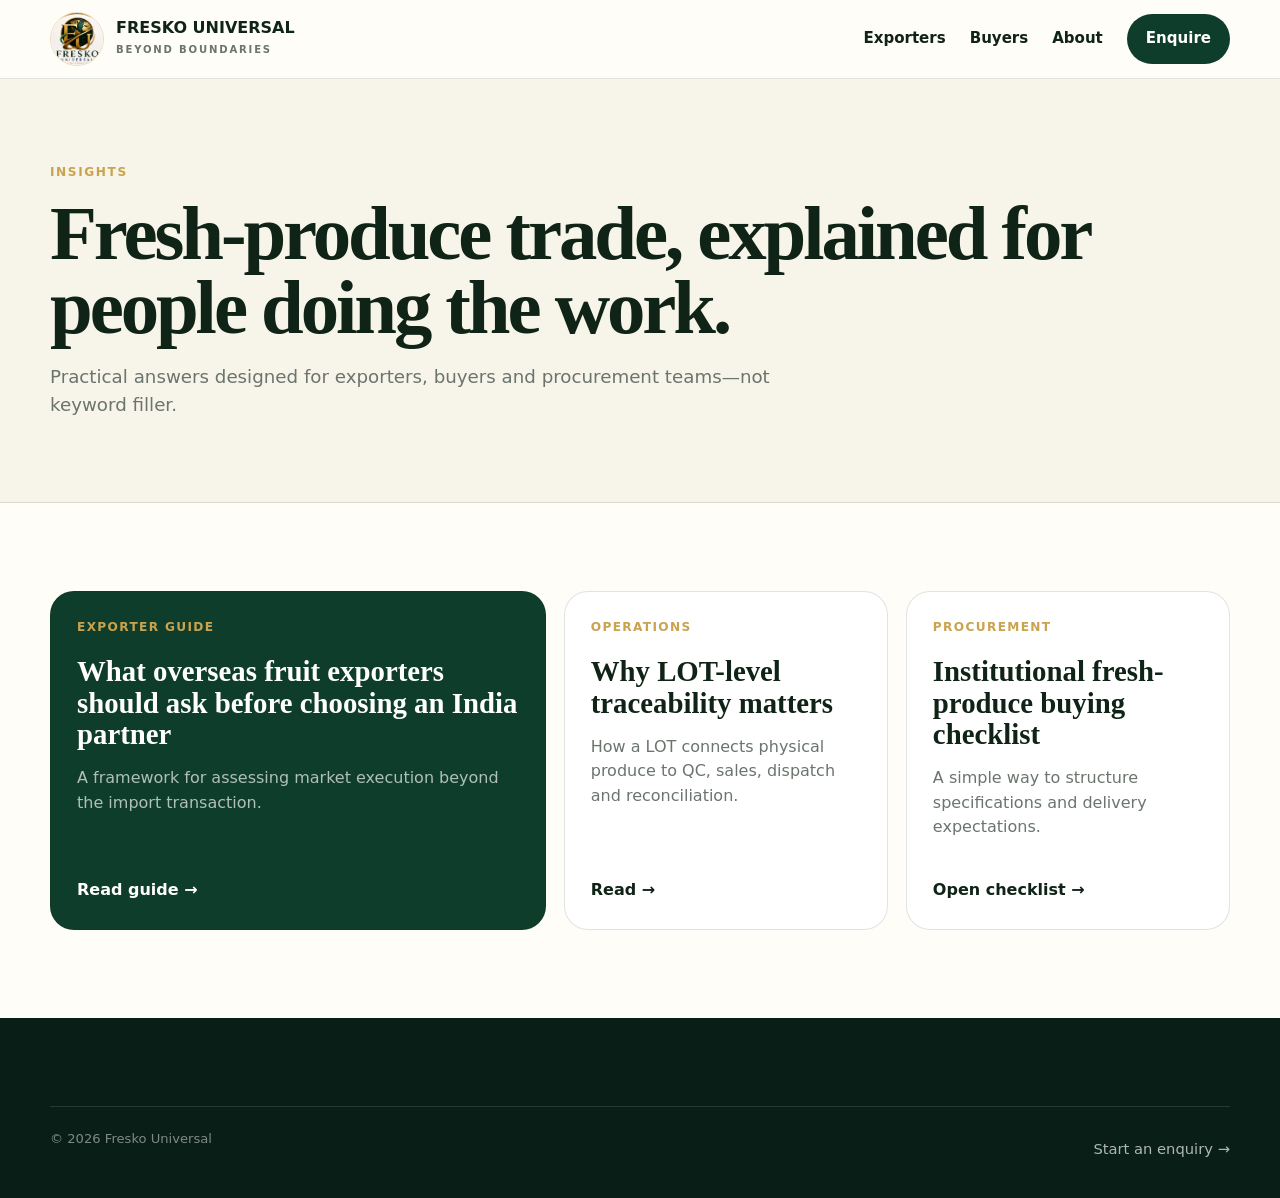
<file: insights.html>
<!doctype html><html lang="en"><head><meta charset="utf-8"><meta name="viewport" content="width=device-width,initial-scale=1"><title>Fresh Produce Trade Insights | Fresko Universal</title><meta name="description" content="Practical guides for fresh produce exporters, Indian buyers and procurement teams."><link rel="stylesheet" href="assets/style.css"></head><body><header class="site-header"><div class="wrap nav"><a class="brand" href="index.html"><img src="assets/img/logo.webp"><div><span>FRESKO UNIVERSAL</span><small>BEYOND BOUNDARIES</small></div></a><nav class="navlinks"><a href="exporters.html">Exporters</a><a href="buyers.html">Buyers</a><a href="about.html">About</a><a class="nav-cta" href="contact.html">Enquire</a></nav><button class="menu">☰</button></div></header><main><section class="page-hero"><div class="wrap"><div class="eyebrow">Insights</div><h1>Fresh-produce trade, explained for people doing the work.</h1><p>Practical answers designed for exporters, buyers and procurement teams—not keyword filler.</p></div></section><section class="section"><div class="wrap insights"><article class="story featured"><div><div class="meta">Exporter guide</div><h3>What overseas fruit exporters should ask before choosing an India partner</h3><p>A framework for assessing market execution beyond the import transaction.</p></div><a href="insight-exporters-india.html">Read guide →</a></article><article class="story"><div><div class="meta">Operations</div><h3>Why LOT-level traceability matters</h3><p>How a LOT connects physical produce to QC, sales, dispatch and reconciliation.</p></div><a href="insight-lot-traceability.html">Read →</a></article><article class="story"><div><div class="meta">Procurement</div><h3>Institutional fresh-produce buying checklist</h3><p>A simple way to structure specifications and delivery expectations.</p></div><a href="institutional.html#checklist">Open checklist →</a></article></div></section></main><footer class="footer"><div class="wrap"><div class="fine"><span>© <span data-year></span> Fresko Universal</span><a href="contact.html">Start an enquiry →</a></div></div></footer><script src="assets/site.js"></script></body></html>
</file>
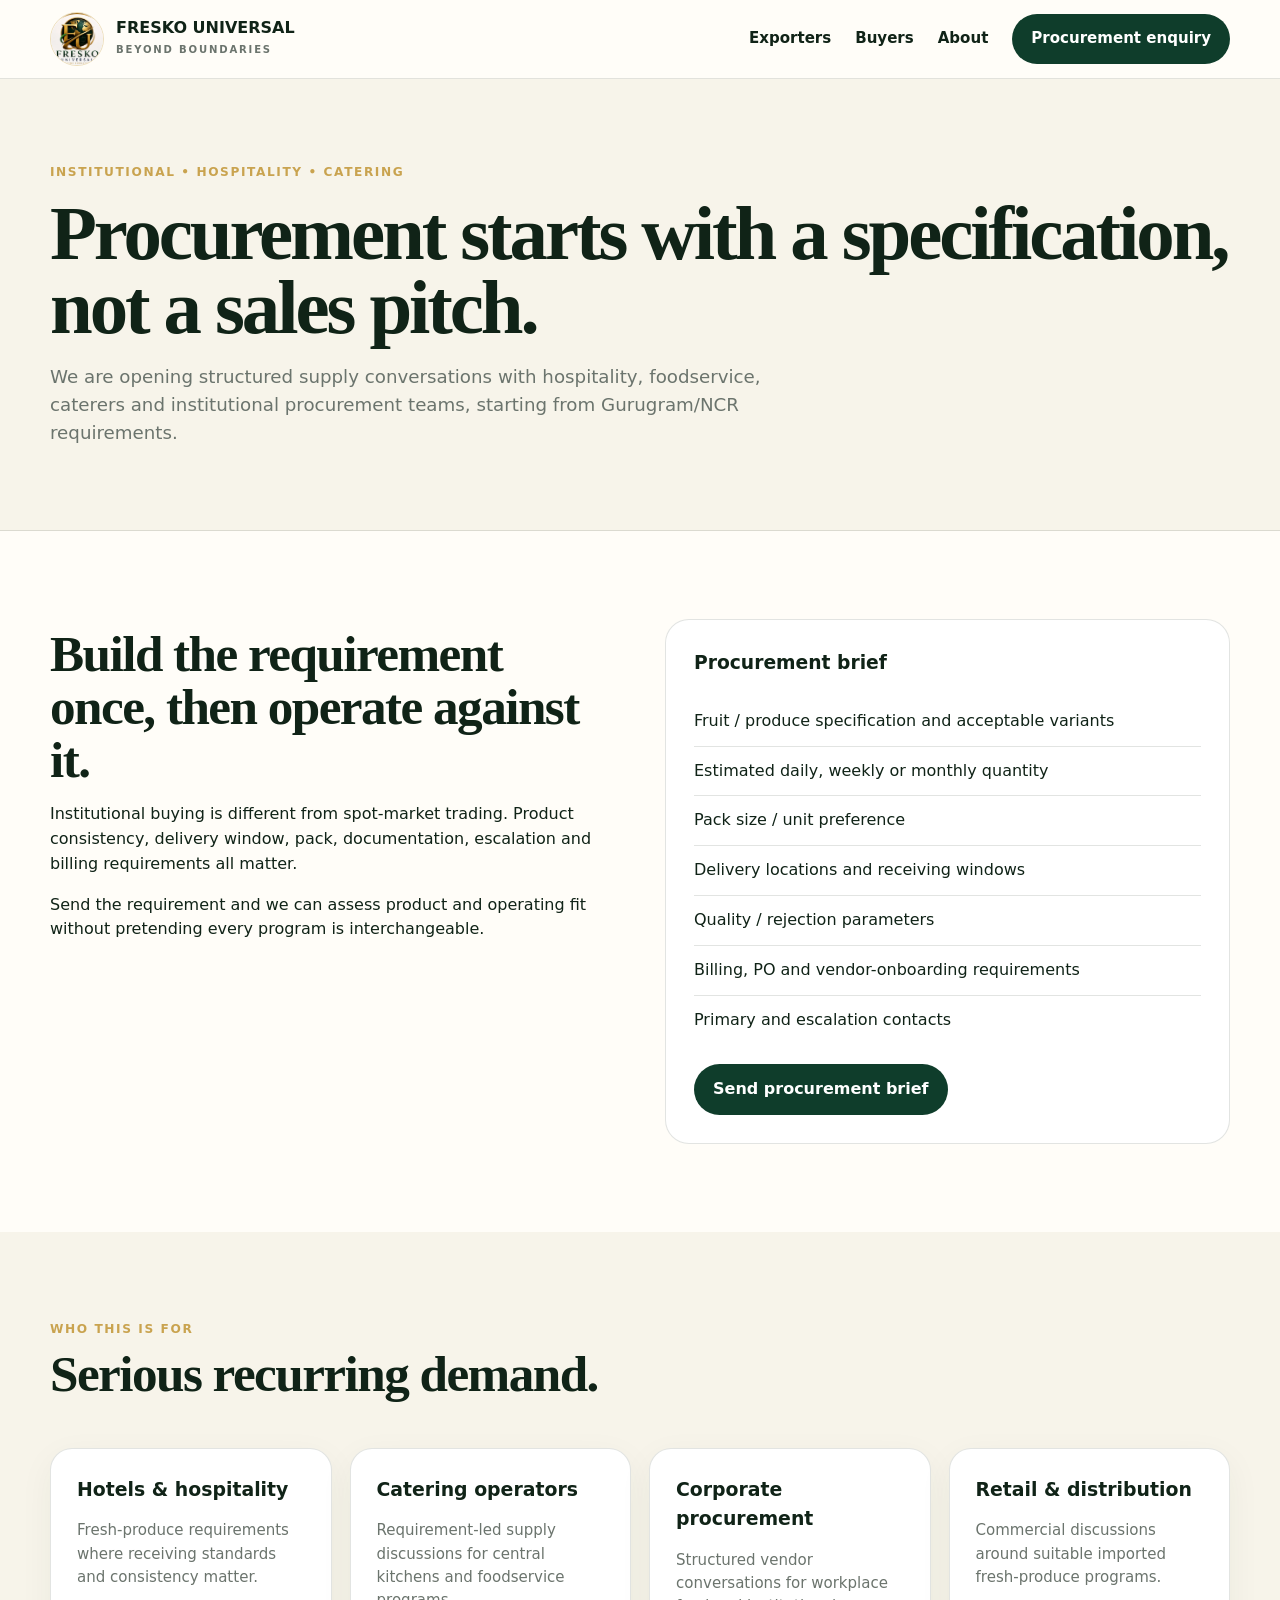
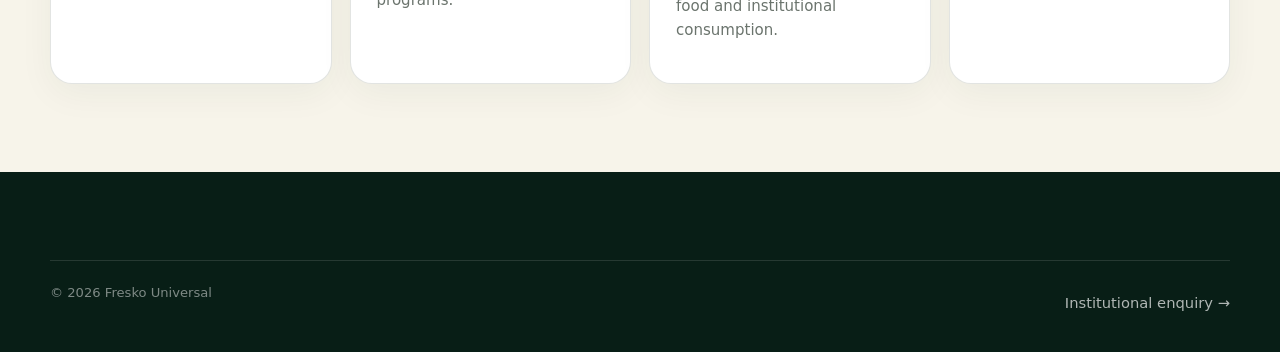
<file: institutional.html>
<!doctype html><html lang="en"><head><meta charset="utf-8"><meta name="viewport" content="width=device-width,initial-scale=1"><title>Institutional Fresh Produce Supply | Gurugram & NCR | Fresko Universal</title><meta name="description" content="Structured fresh-produce procurement conversations for hotels, caterers, foodservice and corporate/institutional buyers in Gurugram and NCR."><link rel="stylesheet" href="assets/style.css"></head><body><header class="site-header"><div class="wrap nav"><a class="brand" href="index.html"><img src="assets/img/logo.webp"><div><span>FRESKO UNIVERSAL</span><small>BEYOND BOUNDARIES</small></div></a><nav class="navlinks"><a href="exporters.html">Exporters</a><a href="buyers.html">Buyers</a><a href="about.html">About</a><a class="nav-cta" href="contact.html">Procurement enquiry</a></nav><button class="menu">☰</button></div></header><main><section class="page-hero"><div class="wrap"><div class="eyebrow">Institutional • Hospitality • Catering</div><h1>Procurement starts with a specification, not a sales pitch.</h1><p>We are opening structured supply conversations with hospitality, foodservice, caterers and institutional procurement teams, starting from Gurugram/NCR requirements.</p></div></section><section class="section" id="checklist"><div class="wrap split"><div><h2>Build the requirement once, then operate against it.</h2><p>Institutional buying is different from spot-market trading. Product consistency, delivery window, pack, documentation, escalation and billing requirements all matter.</p><p>Send the requirement and we can assess product and operating fit without pretending every program is interchangeable.</p></div><div class="panel"><h3>Procurement brief</h3><ul class="plain-list"><li>Fruit / produce specification and acceptable variants</li><li>Estimated daily, weekly or monthly quantity</li><li>Pack size / unit preference</li><li>Delivery locations and receiving windows</li><li>Quality / rejection parameters</li><li>Billing, PO and vendor-onboarding requirements</li><li>Primary and escalation contacts</li></ul><a class="btn primary" href="contact.html">Send procurement brief</a></div></div></section><section class="section alt"><div class="wrap"><div class="section-head"><div><div class="eyebrow">Who this is for</div><h2>Serious recurring demand.</h2></div></div><div class="card-grid"><div class="card"><h3>Hotels & hospitality</h3><p>Fresh-produce requirements where receiving standards and consistency matter.</p></div><div class="card"><h3>Catering operators</h3><p>Requirement-led supply discussions for central kitchens and foodservice programs.</p></div><div class="card"><h3>Corporate procurement</h3><p>Structured vendor conversations for workplace food and institutional consumption.</p></div><div class="card"><h3>Retail & distribution</h3><p>Commercial discussions around suitable imported fresh-produce programs.</p></div></div></div></section></main><footer class="footer"><div class="wrap"><div class="fine"><span>© <span data-year></span> Fresko Universal</span><a href="contact.html">Institutional enquiry →</a></div></div></footer><script src="assets/site.js"></script></body></html>
</file>
<file: assets/style.css>
:root{--ink:#102317;--forest:#0f3d2b;--forest2:#174f38;--leaf:#2d6a4f;--gold:#c9a34f;--cream:#f7f4ea;--paper:#fffdf8;--muted:#6b746d;--line:rgba(16,35,23,.12);--shadow:0 24px 80px rgba(15,61,43,.14)}
*{box-sizing:border-box}html{scroll-behavior:smooth}body{margin:0;font-family:Inter,ui-sans-serif,system-ui,-apple-system,BlinkMacSystemFont,"Segoe UI",sans-serif;color:var(--ink);background:var(--paper);line-height:1.55}a{color:inherit;text-decoration:none}img{max-width:100%;display:block}button,input,textarea,select{font:inherit}::selection{background:#d9c07c;color:#102317}
.wrap{width:min(1180px,calc(100% - 40px));margin:auto}.narrow{width:min(820px,calc(100% - 40px));margin:auto}.eyebrow{letter-spacing:.13em;text-transform:uppercase;font-size:.76rem;font-weight:800;color:var(--gold)}
.site-header{position:sticky;top:0;z-index:50;background:rgba(255,253,248,.9);backdrop-filter:blur(16px);border-bottom:1px solid var(--line)}.nav{height:78px;display:flex;align-items:center;justify-content:space-between;gap:28px}.brand{display:flex;align-items:center;gap:12px;font-weight:900}.brand img{width:54px;height:54px;object-fit:cover;border-radius:50%;border:1px solid rgba(201,163,79,.35)}.brand span{display:block;line-height:1}.brand small{display:block;font-size:.63rem;letter-spacing:.18em;color:var(--muted);margin-top:6px}.navlinks{display:flex;gap:24px;align-items:center;font-size:.94rem;font-weight:700}.navlinks a:hover{color:var(--leaf)}.nav-cta,.btn{display:inline-flex;align-items:center;justify-content:center;gap:9px;border-radius:999px;padding:12px 18px;font-weight:800;transition:.2s ease;border:1px solid transparent}.nav-cta,.btn.primary{background:var(--forest);color:white}.btn.primary:hover,.nav-cta:hover{background:var(--forest2);transform:translateY(-1px)}.btn.secondary{border-color:var(--line);background:white}.btn.secondary:hover{border-color:var(--gold);transform:translateY(-1px)}.menu{display:none;background:none;border:0;font-size:1.5rem}
.hero{position:relative;overflow:hidden;background:linear-gradient(125deg,#0c2f22 0%,#154f39 58%,#0e3023 100%);color:white;padding:92px 0 76px}.hero:before{content:"";position:absolute;inset:-30% auto auto 56%;width:520px;height:520px;border-radius:50%;border:1px solid rgba(201,163,79,.24);box-shadow:0 0 0 70px rgba(201,163,79,.05),0 0 0 140px rgba(201,163,79,.035)}.hero-grid{display:grid;grid-template-columns:1.08fr .92fr;gap:60px;align-items:center;position:relative}.hero h1{font-family:Georgia,"Times New Roman",serif;font-size:clamp(3.2rem,6vw,6.6rem);line-height:.93;letter-spacing:-.045em;margin:.25em 0 .28em}.hero h1 em{color:#e0c26f;font-style:normal}.lead{font-size:1.16rem;max-width:700px;color:rgba(255,255,255,.8)}.actions{display:flex;gap:12px;flex-wrap:wrap;margin-top:28px}.hero .btn.secondary{background:transparent;color:white;border-color:rgba(255,255,255,.24)}.trustline{display:flex;gap:18px;flex-wrap:wrap;margin-top:34px;font-size:.84rem;color:rgba(255,255,255,.7)}.trustline span:before{content:"•";color:var(--gold);margin-right:8px}.visual{position:relative}.hero-card{border-radius:28px;overflow:hidden;box-shadow:0 30px 80px rgba(0,0,0,.32);border:1px solid rgba(255,255,255,.13);background:#0c2f22}.hero-card img{width:100%;height:510px;object-fit:cover;opacity:.82}.hero-card .caption{position:absolute;left:22px;right:22px;bottom:22px;background:rgba(6,26,18,.8);backdrop-filter:blur(12px);border:1px solid rgba(255,255,255,.14);border-radius:18px;padding:18px}.caption strong{display:block}.caption span{color:rgba(255,255,255,.7);font-size:.9rem}.float-badge{position:absolute;right:-18px;top:22px;background:var(--cream);color:var(--ink);border-radius:16px;padding:14px 18px;box-shadow:var(--shadow);font-weight:900}.float-badge small{display:block;color:var(--muted);font-weight:700}
.section{padding:88px 0}.section.alt{background:var(--cream)}.section.dark{background:#0d2e22;color:white}.section-head{display:flex;justify-content:space-between;gap:30px;align-items:end;margin-bottom:38px}.section h2{font-family:Georgia,"Times New Roman",serif;font-size:clamp(2.3rem,4vw,4rem);line-height:1.03;letter-spacing:-.03em;margin:.18em 0}.section-head p{max-width:560px;color:var(--muted)}.dark .section-head p{color:rgba(255,255,255,.68)}
.audience-grid,.card-grid{display:grid;grid-template-columns:repeat(4,1fr);gap:18px}.audience,.card{background:white;border:1px solid var(--line);border-radius:22px;padding:26px;box-shadow:0 10px 35px rgba(15,61,43,.05);transition:.2s ease}.audience:hover,.card:hover{transform:translateY(-4px);box-shadow:var(--shadow);border-color:rgba(201,163,79,.5)}.audience b,.card h3{font-size:1.18rem;margin:0 0 8px;display:block}.audience p,.card p{color:var(--muted);font-size:.94rem}.arrow{display:inline-block;margin-top:12px;color:var(--forest);font-weight:900}.icon{width:42px;height:42px;border-radius:13px;background:#edf3ee;display:grid;place-items:center;margin-bottom:18px;font-size:1.2rem;color:var(--forest)}
.proof{display:grid;grid-template-columns:1fr 1fr;gap:56px;align-items:center}.photo-stack{position:relative;min-height:540px}.photo-stack .one{width:75%;height:520px;object-fit:cover;border-radius:28px}.photo-stack .two{position:absolute;width:52%;height:270px;object-fit:cover;border-radius:22px;right:0;bottom:-18px;border:8px solid var(--paper);box-shadow:var(--shadow)}.checkline{display:grid;grid-template-columns:36px 1fr;gap:14px;margin:18px 0}.checkline i{width:32px;height:32px;border-radius:50%;display:grid;place-items:center;background:#e7f0e9;color:var(--forest);font-style:normal;font-weight:900}.checkline b{display:block;margin-bottom:3px}.checkline span{color:var(--muted);font-size:.94rem}
.flow{display:grid;grid-template-columns:repeat(7,1fr);gap:10px}.step{background:rgba(255,255,255,.06);border:1px solid rgba(255,255,255,.12);border-radius:18px;padding:18px;min-height:160px}.step span{display:inline-grid;place-items:center;width:34px;height:34px;border-radius:50%;background:var(--gold);color:#172117;font-weight:900;margin-bottom:28px}.step b{display:block}.step small{color:rgba(255,255,255,.62)}
.products{display:grid;grid-template-columns:repeat(3,1fr);gap:20px}.product{border-radius:24px;overflow:hidden;background:white;border:1px solid var(--line)}.product .img{height:260px;background:#e7eee8;overflow:hidden}.product .img img{width:100%;height:100%;object-fit:cover}.product .body{padding:24px}.tag{display:inline-flex;padding:6px 10px;border-radius:999px;background:#edf3ee;color:var(--forest);font-size:.75rem;font-weight:850;letter-spacing:.04em}.product h3{font-size:1.4rem;margin:12px 0 8px}.product p{color:var(--muted)}
.metrics{display:grid;grid-template-columns:repeat(4,1fr);gap:14px;margin-top:34px}.metric{border-top:1px solid rgba(255,255,255,.2);padding-top:18px}.metric b{font-family:Georgia,serif;font-size:2.3rem;display:block}.metric span{color:rgba(255,255,255,.62);font-size:.88rem}
.insights{display:grid;grid-template-columns:1.3fr .85fr .85fr;gap:18px}.story{border:1px solid var(--line);border-radius:24px;padding:26px;background:white;display:flex;flex-direction:column;justify-content:space-between;min-height:330px}.story.featured{background:var(--forest);color:white}.story .meta{font-size:.76rem;text-transform:uppercase;letter-spacing:.11em;color:var(--gold);font-weight:900}.story h3{font-family:Georgia,serif;font-size:1.8rem;line-height:1.08;margin:20px 0 12px}.story p{color:var(--muted)}.story.featured p{color:rgba(255,255,255,.67)}.story a{font-weight:900;margin-top:22px}
.cta{border-radius:30px;background:linear-gradient(115deg,#0d3426,#174f38);color:white;padding:54px;display:grid;grid-template-columns:1.2fr .8fr;gap:30px;align-items:center;position:relative;overflow:hidden}.cta:after{content:"";position:absolute;width:300px;height:300px;border:1px solid rgba(201,163,79,.3);border-radius:50%;right:-80px;top:-100px}.cta h2{margin:0 0 14px}.cta p{color:rgba(255,255,255,.7);max-width:650px}.cta .actions{justify-content:flex-end}.cta .btn.secondary{background:white}
.page-hero{padding:84px 0 64px;background:var(--cream);border-bottom:1px solid var(--line)}.page-hero h1{font-family:Georgia,serif;font-size:clamp(3rem,6vw,5.7rem);line-height:.96;letter-spacing:-.04em;margin:.2em 0}.page-hero p{font-size:1.14rem;color:var(--muted);max-width:760px}.split{display:grid;grid-template-columns:1fr 1fr;gap:50px;align-items:start}.panel{border:1px solid var(--line);border-radius:24px;padding:28px;background:white}.panel h3{margin-top:0}.plain-list{padding:0;margin:20px 0;list-style:none}.plain-list li{padding:12px 0;border-bottom:1px solid var(--line)}.plain-list li:last-child{border-bottom:0}.quote{border-left:3px solid var(--gold);padding:8px 0 8px 22px;font-family:Georgia,serif;font-size:1.6rem;line-height:1.25}.faq details{border-bottom:1px solid var(--line);padding:18px 0}.faq summary{font-weight:850;cursor:pointer}.faq p{color:var(--muted)}
.article{padding:72px 0}.article h1{font-family:Georgia,serif;font-size:clamp(2.8rem,5.5vw,5rem);line-height:.98;letter-spacing:-.04em}.article .dek{font-size:1.2rem;color:var(--muted)}.article h2{font-family:Georgia,serif;font-size:2.1rem;margin-top:2em}.article h3{font-size:1.3rem;margin-top:1.7em}.article p,.article li{font-size:1.02rem;color:#37433b}.article .note{background:var(--cream);border-radius:18px;padding:20px;margin:30px 0}.breadcrumbs{font-size:.84rem;color:var(--muted);margin-bottom:22px}
.contact-grid{display:grid;grid-template-columns:.85fr 1.15fr;gap:32px}.contact-card{background:var(--forest);color:white;border-radius:26px;padding:32px}.contact-card p{color:rgba(255,255,255,.72)}.contact-card a{display:block;font-weight:800;margin:12px 0}.form{display:grid;grid-template-columns:1fr 1fr;gap:14px}.form label{font-size:.84rem;font-weight:800}.form input,.form textarea,.form select{width:100%;border:1px solid var(--line);border-radius:13px;padding:13px;background:white}.form .full{grid-column:1/-1}.form textarea{min-height:140px;resize:vertical}
.footer{padding:54px 0 28px;background:#081e16;color:white}.footer-grid{display:grid;grid-template-columns:1.2fr repeat(3,.7fr);gap:36px}.footer h4{font-size:.85rem;text-transform:uppercase;letter-spacing:.1em;color:#d7bb6d}.footer a{display:block;color:rgba(255,255,255,.68);margin:9px 0;font-size:.92rem}.footer .fine{border-top:1px solid rgba(255,255,255,.12);margin-top:34px;padding-top:22px;color:rgba(255,255,255,.48);font-size:.82rem;display:flex;justify-content:space-between;gap:20px;flex-wrap:wrap}.footer-brand img{width:92px;border-radius:50%;margin-bottom:14px}.footer-brand p{color:rgba(255,255,255,.62);max-width:330px;font-size:.92rem}
@media(max-width:980px){.navlinks{display:none}.menu{display:block}.navlinks.open{position:absolute;top:78px;left:0;right:0;background:var(--paper);padding:22px 28px;display:flex;flex-direction:column;align-items:flex-start;border-bottom:1px solid var(--line)}.hero-grid,.proof,.split,.cta,.contact-grid{grid-template-columns:1fr}.audience-grid,.card-grid{grid-template-columns:repeat(2,1fr)}.flow{grid-template-columns:repeat(2,1fr)}.products{grid-template-columns:1fr 1fr}.insights{grid-template-columns:1fr}.footer-grid{grid-template-columns:1fr 1fr}.cta .actions{justify-content:flex-start}.hero-card img{height:420px}.float-badge{right:10px}.metrics{grid-template-columns:1fr 1fr}}
@media(max-width:620px){.wrap,.narrow{width:min(100% - 26px,1180px)}.hero{padding:66px 0 54px}.hero h1{font-size:3.55rem}.section{padding:64px 0}.audience-grid,.card-grid,.products,.metrics,.footer-grid,.form{grid-template-columns:1fr}.flow{grid-template-columns:1fr}.hero-card img{height:360px}.photo-stack{min-height:460px}.photo-stack .one{width:88%;height:420px}.photo-stack .two{height:220px;width:56%}.section-head{display:block}.cta{padding:34px 26px}.form .full{grid-column:auto}.nav{height:70px}.brand img{width:48px;height:48px}.brand span{font-size:.92rem}}
</file>
